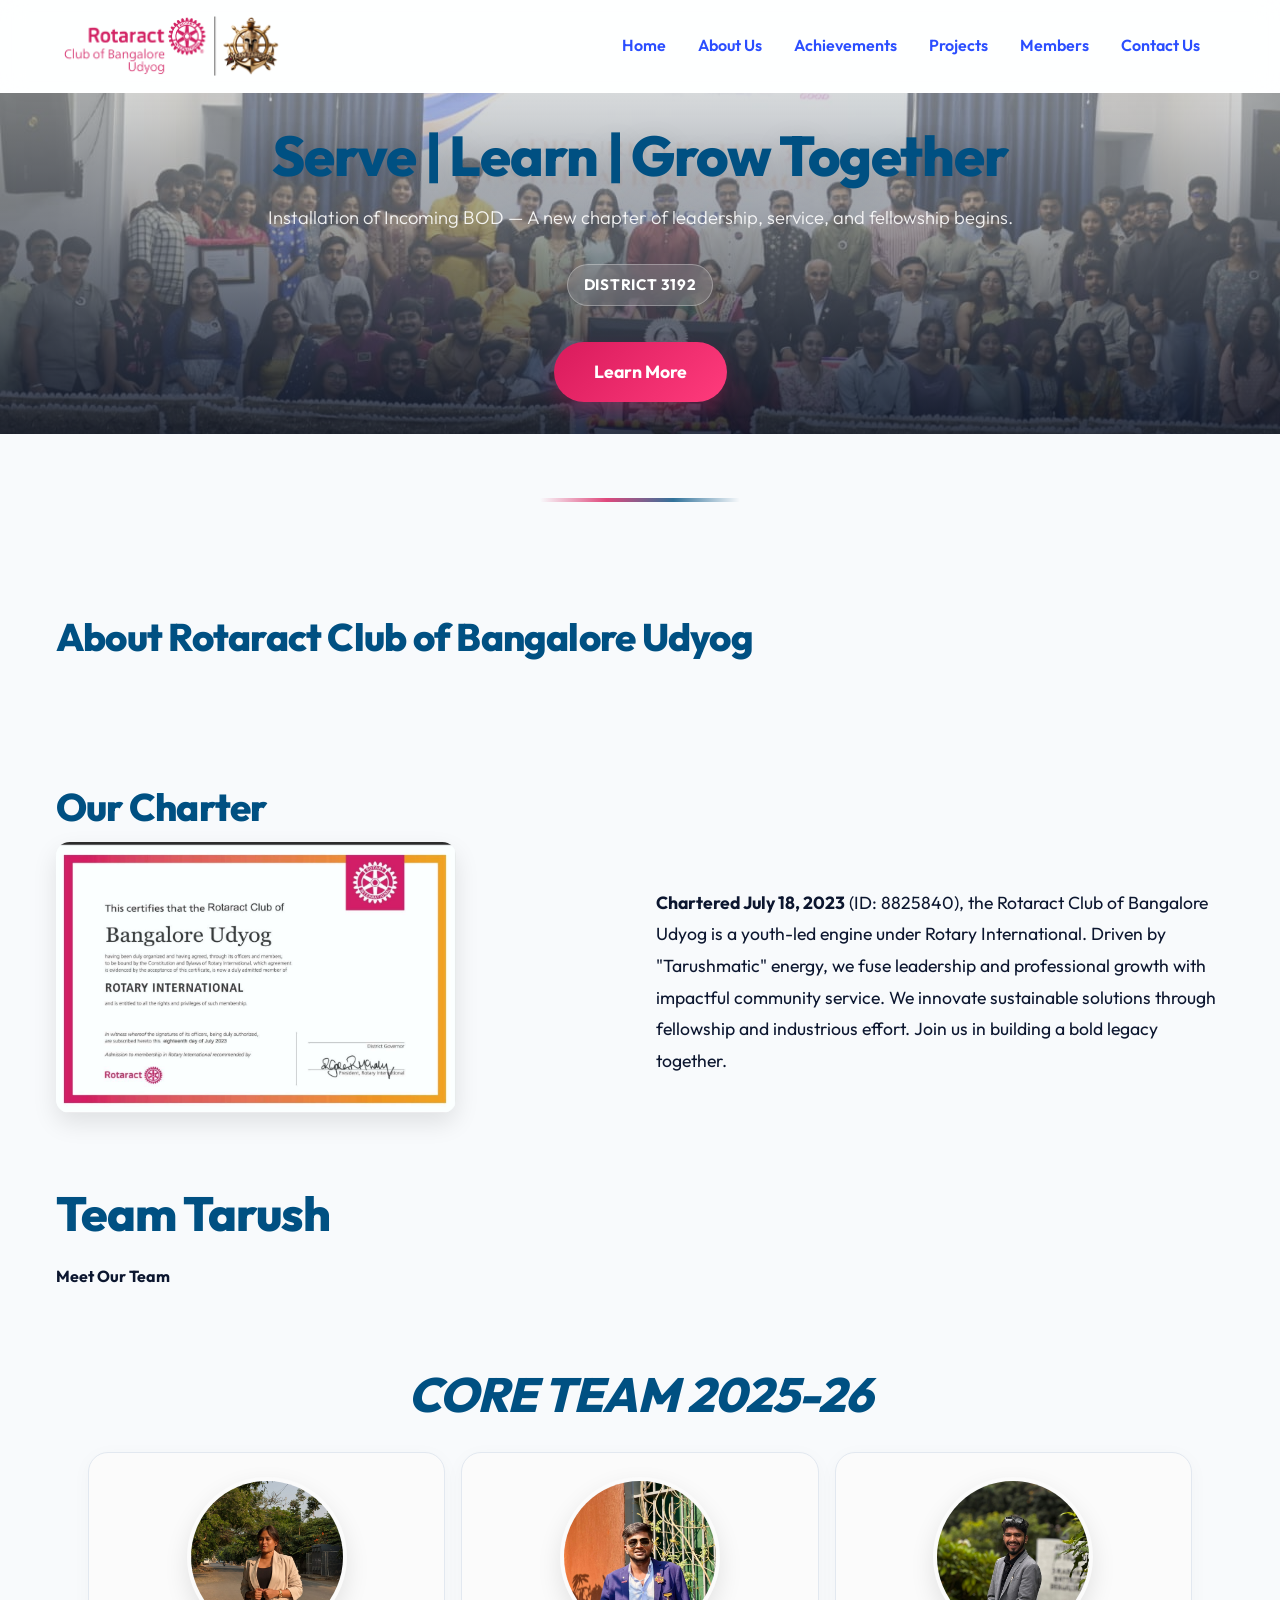
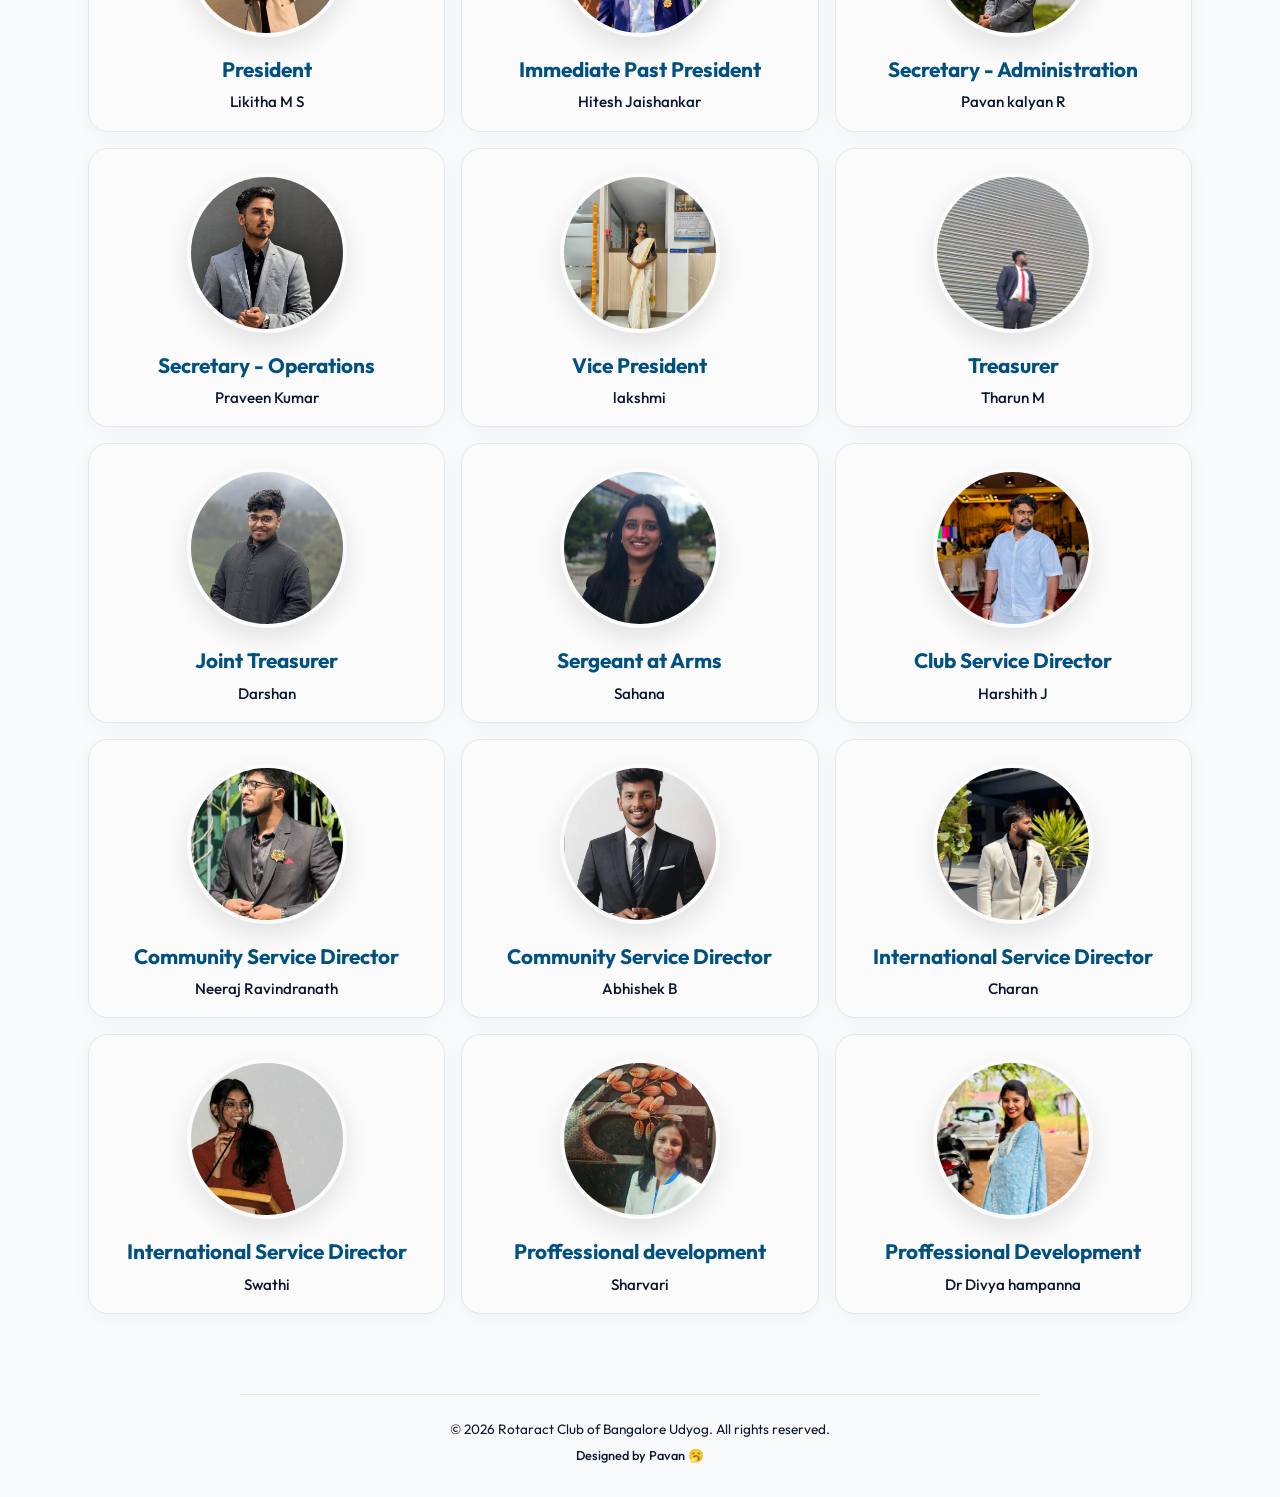
<file: index.html>
<!DOCTYPE html>
<html lang="en">
 <head>
  <meta charset="UTF-8" />
  <meta name="viewport" content="width=device-width, initial-scale=1.0" />
  <title>Rotaract Club of Bangalore Udyog</title>
  <link rel="stylesheet" href="css/style.css" />
 </head>
 <body>
  
 <header class="site-header">
  <div class="nav container">
    <div class="logo-wrap">
      <a href="index.html"><img loading="lazy" src="assets/logo.png" alt="Rotaract Club Logo" class="logo" /></a>
      
    </div>
    <div class="menu-toggle" id="mobile-menu-btn">☰</div>
    <nav class="menu" id="nav-menu">
      <a href="index.html">Home</a>
      <a href="about.html">About Us</a>
      <a href="achievements.html">Achievements</a>
      <a href="projects.html">Projects</a>
      <a href="members.html">Members</a>
      <a href="contact.html">Contact Us</a>
    </nav>
  </div>
 </header>

  <section class="hero" style="min-height:35vh">
    <div class="content">
      <h1 class="title">Serve | Learn | Grow Together</h1>
      <p class="subtitle">Installation of Incoming BOD &mdash; A new chapter of leadership, service, and fellowship begins.</p>
      <div style="margin-top:1rem">
        <span class="badge"><strong>District 3192</strong></span>
      </div>
      
      <div style="margin-top:1.25rem">
        <a href="about.html" class="button">Learn More</a>
      </div>
    </div>
  </section>
  <div class="section-wave"></div>

  <section class="container">
    <h2>About Rotaract Club of Bangalore Udyog</h2>
  </section>

  <section class="container" style="margin-top: 3rem;">
    <h2>Our Charter</h2>
    <div style="display: flex; gap: 2rem; align-items: center; flex-wrap: wrap;">
      <div style="flex: 1; min-width: 250px;">
        <img loading="lazy" src="assets/charter cert.png" alt="Rotaract Club Charter Certificate" style="width: 100%; max-width: 400px; border-radius: 0.85rem; box-shadow: 0 10px 25px rgba(0,0,0,0.1);" />
      </div>
      <div style="flex: 1; min-width: 250px;">
        <p style="font-size: 1.1rem; line-height: 1.8; color: var(--text-main);">
          <strong>Chartered July 18, 2023</strong> (ID: 8825840), the Rotaract Club of Bangalore Udyog is a youth-led engine under Rotary International. Driven by "Tarushmatic" energy, we fuse leadership and professional growth with impactful community service. We innovate sustainable solutions through fellowship and industrious effort. Join us in building a bold legacy together.
        </p>
      </div>
    </div>
  </section>
  <!-- Team Start -->
    <div class="container-fluid pt-5">
        <div class="container">
            <div class="text-center pb-2">
                <h1 class="text-primary text-uppercase font-weight-bold">Team Tarush</h1>
                <h4 class="mb-4">Meet Our Team</h4>
            </div>
            <section class="container">
   <h1 style="text-align:center"><i>CORE TEAM 2025-26</i></h1>



  <section class="container">
    
    <div class="grid grid-3">
      
    <div class="card" style="text-align:center">
      <div class="round"><img loading="lazy" src="assets/members/president.jpeg" alt="President"/></div>
      <h3>President</h3>
      <small>Likitha M S</small>
    </div>
    
    <div class="card" style="text-align:center">
      <div class="round"><img loading="lazy" src="assets/members/hitesh.jpeg" alt="Immediate Past President"/></div>
      <h3>Immediate Past President</h3>
      <small>Hitesh Jaishankar</small>
    </div>
    
    <div class="card" style="text-align:center">
      <div class="round"><img loading="lazy" src="assets/members/pavan.jpeg" alt="Secretary - Administration"/></div>
      <h3>Secretary - Administration</h3>
      <small>Pavan kalyan R</small>
    </div>
    
    <div class="card" style="text-align:center">
      <div class="round"><img loading="lazy" src="assets/members/praveen.jpeg" alt="Secretary - Operations"/></div>
      <h3>Secretary - Operations</h3>
      <small>Praveen Kumar</small>
    </div>
    
    <div class="card" style="text-align:center">
      <div class="round"><img loading="lazy" src="assets/members/lak.jpeg" alt="Vice President"/></div>
      <h3>Vice President</h3>
      <small>lakshmi </small>
    </div>
    
    <div class="card" style="text-align:center">
      <div class="round"><img loading="lazy" src="assets/members/tharun" alt="Treasurer"/></div>
      <h3>Treasurer</h3>
      <small>Tharun M</small>
    </div>
    
    <div class="card" style="text-align:center">
      <div class="round"><img loading="lazy" src="assets/members/darshan" alt="Joint Treasurer"/></div>
      <h3>Joint Treasurer</h3>
      <small>Darshan</small>
    </div>
    
    <div class="card" style="text-align:center">
      <div class="round"><img loading="lazy" src="assets/members/sargent.jpeg" alt="Sergeant at Arms"/></div>
      <h3>Sergeant at Arms</h3>
      <small>Sahana</small>
    </div>
    
    <div class="card" style="text-align:center">
      <div class="round"><img loading="lazy" src="assets/members/harshi.jpg" alt="Club Service Director"/></div>
      <h3>Club Service Director</h3>
      <small>Harshith J</small>
    </div>
    
    <div class="card" style="text-align:center">
      <div class="round"><img loading="lazy" src="assets/members/neeraj.jpeg" alt="Community Service Director"/></div>
      <h3>Community Service Director</h3>
      <small>Neeraj Ravindranath</small>
    </div>
    <div class="card" style="text-align:center">
      <div class="round"><img loading="lazy" src="assets/members/Abhishek.jpeg" alt="Community Service Director"/></div>
      <h3>Community Service Director</h3>
      <small>Abhishek B</small>
    </div>
    
    <div class="card" style="text-align:center">
      <div class="round"><img loading="lazy" src="assets/members/charan.jpeg" alt="International Service Director 1"/></div>
      <h3>International Service Director </h3>
      <small>Charan</small>
    </div>
    
    <div class="card" style="text-align:center">
      <div class="round"><img loading="lazy" src="assets/members/WhatsApp Image 2026-01-09 at 15.58.18.jpeg" alt="International Service Director 2"/></div>
      <h3>International Service Director </h3>
      <small>Swathi</small>
    </div>
    
    <div class="card" style="text-align:center">
      <div class="round"><img loading="lazy" src="assets/members/sha.jpeg" alt="International Service Director 2"/></div>
      <h3>Proffessional development</h3>
      <small>Sharvari</small>
    </div>
    <div class="card" style="text-align:center">
      <div class="round"><img loading="lazy" src="assets/members/dr.jpeg" alt="International Service Director 2"/></div>
      <h3>Proffessional Development</h3>
      <small>Dr Divya hampanna</small>
    </div>
    
    
    </div>
  </section>

</div>
</div>
 
  <footer class="footer" style="margin-top: 2rem; border-top: none; background: transparent; padding-bottom: 2rem;">
    <div style="text-align: center; padding: 1.5rem 1rem 0; border-top: 1px solid var(--border-color); color: var(--text-muted); max-width: 800px; margin: 0 auto;">
      <p style="margin: 0; font-size: 0.85rem;">&copy; 2026 Rotaract Club of Bangalore Udyog. All rights reserved.</p>
      <p style="margin: 0.25rem 0 0; font-size: 0.8rem; font-weight: 500;">Designed by Pavan 🥱</p>
    </div>
  </footer>
  <script src="js/script.js"></script>
 </body>
</html>
</file>
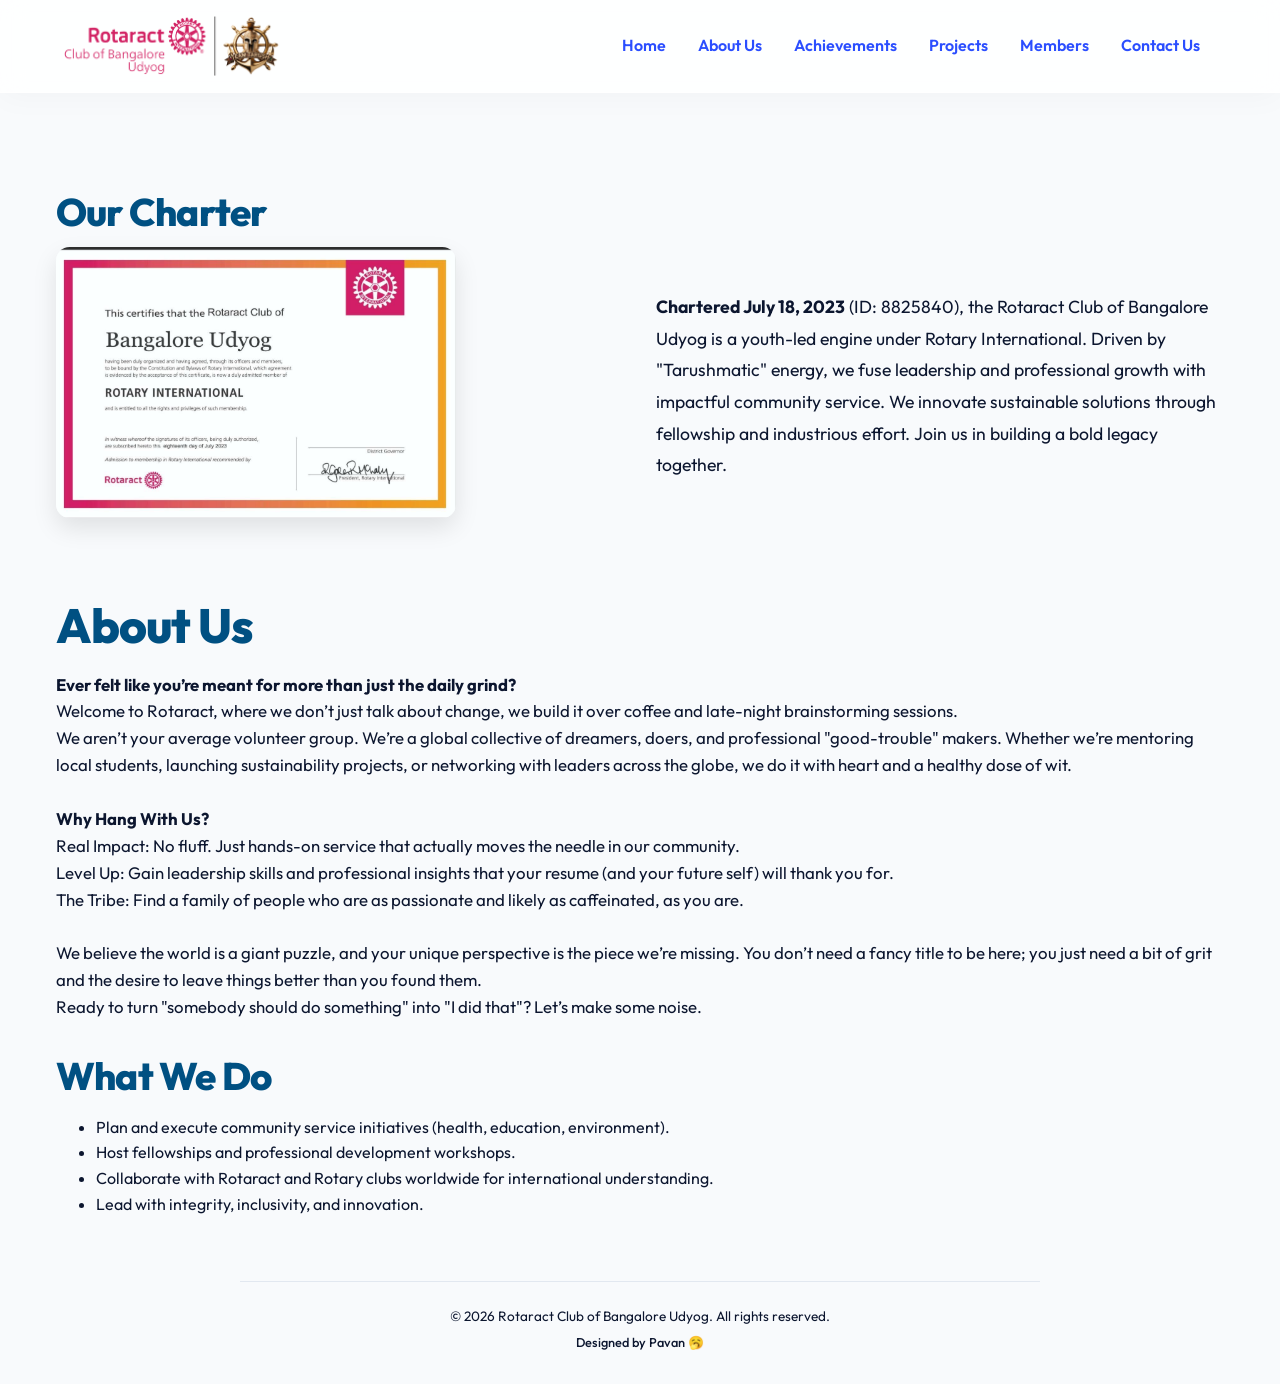
<file: about.html>
<!DOCTYPE html>
<html lang="en">
<head>
  <meta charset="UTF-8" />
  <meta name="viewport" content="width=device-width, initial-scale=1.0" />
  <title>About Us - Rotaract Club of Bangalore Udyog</title>
  <link rel="stylesheet" href="css/style.css" />
</head>
<body>
  
<header class="site-header">
  <div class="nav container">
    <div class="logo-wrap">
      <a href="index.html"><img loading="lazy" src="assets/logo.png" alt="Rotaract Club Logo" class="logo" /></a>
      
    </div>
    <div class="menu-toggle" id="mobile-menu-btn">☰</div>
    <nav class="menu" id="nav-menu">
      <a href="index.html">Home</a>
      <a href="about.html">About Us</a>
      <a href="achievements.html">Achievements</a>
      <a href="projects.html">Projects</a>
      <a href="members.html">Members</a>
      <a href="contact.html">Contact Us</a>
    </nav>
  </div>
</header>

 <section class="container" style="margin-top: 3rem;">
    <h2>Our Charter</h2>
    <div style="display: flex; gap: 2rem; align-items: center; flex-wrap: wrap;">
      <div style="flex: 1; min-width: 250px;">
        <img loading="lazy" src="assets/charter cert.png" alt="Rotaract Club Charter Certificate" style="width: 100%; max-width: 400px; border-radius: 0.85rem; box-shadow: 0 10px 25px rgba(0,0,0,0.1);" />
      </div>
      <div style="flex: 1; min-width: 250px;">
        <p style="font-size: 1.1rem; line-height: 1.8; color: var(--text-main);">
          <strong>Chartered July 18, 2023</strong> (ID: 8825840), the Rotaract Club of Bangalore Udyog is a youth-led engine under Rotary International. Driven by "Tarushmatic" energy, we fuse leadership and professional growth with impactful community service. We innovate sustainable solutions through fellowship and industrious effort. Join us in building a bold legacy together.
        </p>
      </div>
    </div>
  </section>


  <section class="container">
    <h1>About Us</h1>
    <p><strong> Ever felt like you’re meant for more than just the daily grind?<br></strong>

Welcome to Rotaract, where we don’t just talk about change, we build it over coffee and late-night brainstorming sessions.<br>

We aren’t your average volunteer group. We’re a global collective of dreamers, doers, and professional "good-trouble" makers. Whether we’re mentoring local students, launching sustainability projects, or networking with leaders across the globe, we do it with heart and a healthy dose of wit.<br><br>

<strong>Why Hang With Us?</strong><br>

Real Impact: No fluff. Just hands-on service that actually moves the needle in our community.<br>

Level Up: Gain leadership skills and professional insights that your resume (and your future self) will thank you for.<br>

The Tribe: Find a family of people who are as passionate and likely as caffeinated, as you are.<br><br>

We believe the world is a giant puzzle, and your unique perspective is the piece we’re missing. You don’t need a fancy title to be here; you just need a bit of grit and the desire to leave things better than you found them.<br>

Ready to turn "somebody should do something" into "I did that"? Let’s make some noise.<br></p>

    <h2>What We Do</h2>
    <ul>
      <li>Plan and execute community service initiatives (health, education, environment).</li>
      <li>Host fellowships and professional development workshops.</li>
      <li>Collaborate with Rotaract and Rotary clubs worldwide for international understanding.</li>
      <li>Lead with integrity, inclusivity, and innovation.</li>
    </ul>
    </section>

 

  <footer class="footer" style="margin-top: 2rem; border-top: none; background: transparent; padding-bottom: 2rem;">
    <div style="text-align: center; padding: 1.5rem 1rem 0; border-top: 1px solid var(--border-color); color: var(--text-muted); max-width: 800px; margin: 0 auto;">
      <p style="margin: 0; font-size: 0.85rem;">&copy; 2026 Rotaract Club of Bangalore Udyog. All rights reserved.</p>
      <p style="margin: 0.25rem 0 0; font-size: 0.8rem; font-weight: 500;">Designed by Pavan 🥱</p>
    </div>
  </footer>
<script src="js/script.js"></script>

</body>
</html>
</file>
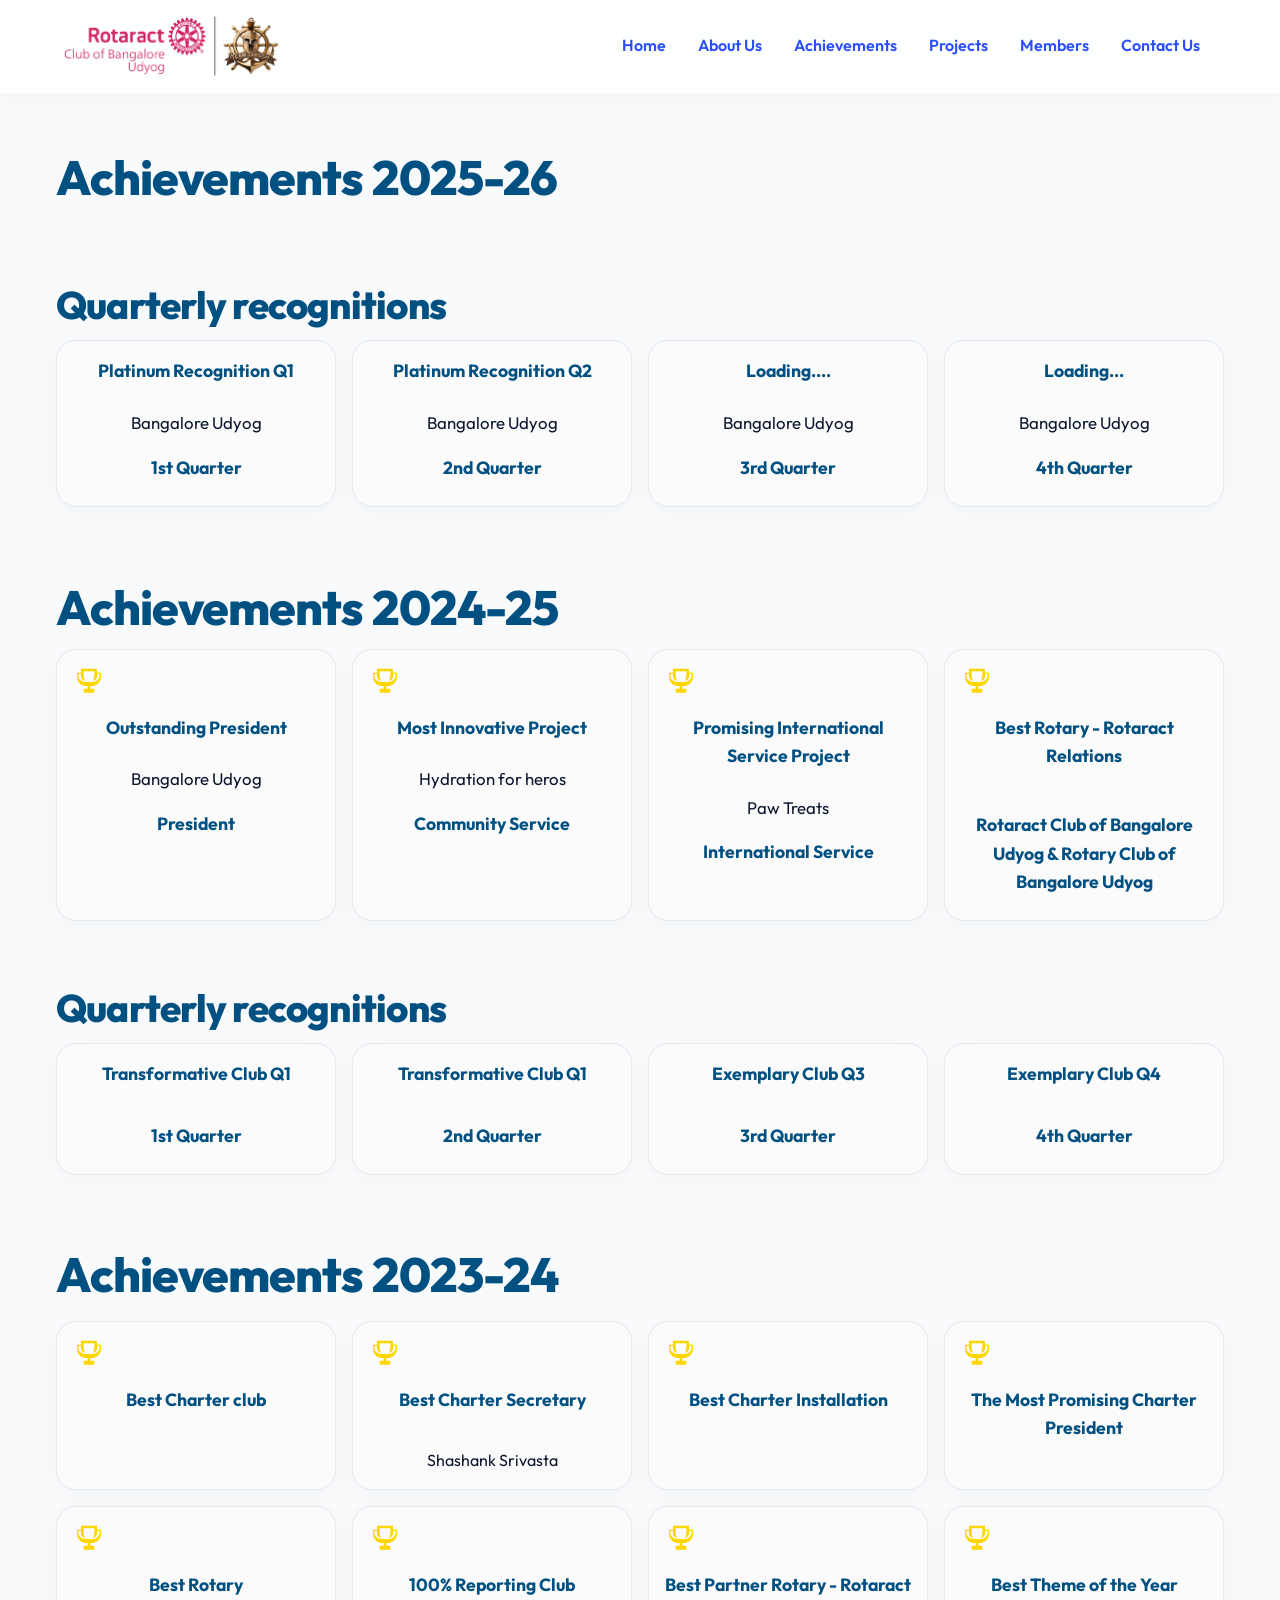
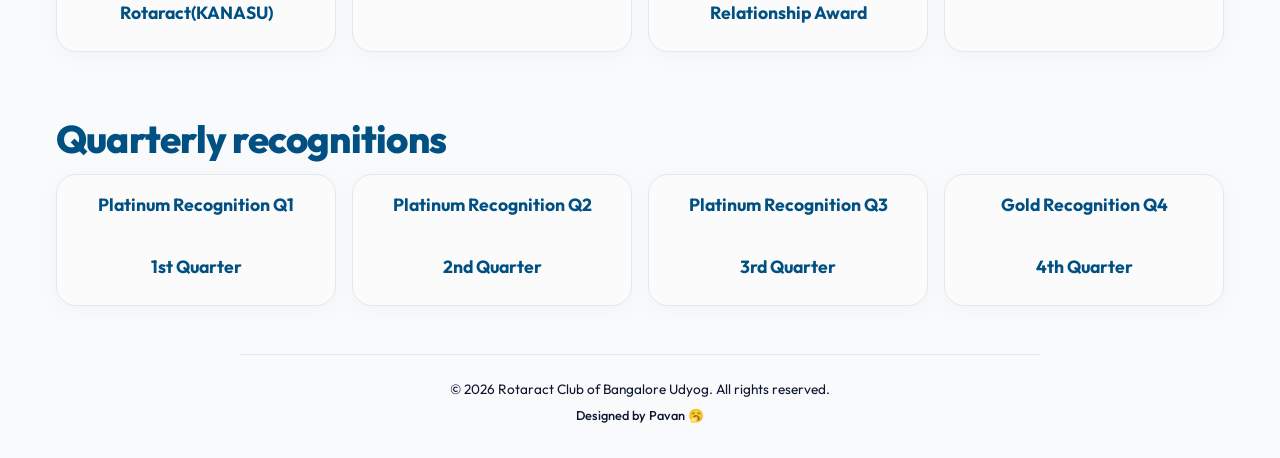
<file: achievements.html>
<!DOCTYPE html>
<html lang="en">
<head>
  <meta charset="UTF-8" />
  <meta name="viewport" content="width=device-width, initial-scale=1.0" />
  <title>Achievements - Rotaract Club of Bangalore Udyog</title>
  <link rel="stylesheet" href="css/style.css" />
</head>
<body>
  
<header class="site-header">
  <div class="nav container">
    <div class="logo-wrap">
      <a href="index.html"><img loading="lazy" src="assets/logo.png" alt="Rotaract Club Logo" class="logo" /></a>
      
    </div>
    <div class="menu-toggle" id="mobile-menu-btn">☰</div>
    <nav class="menu" id="nav-menu">
      <a href="index.html">Home</a>
      <a href="about.html">About Us</a>
      <a href="achievements.html">Achievements</a>
      <a href="projects.html">Projects</a>
      <a href="members.html">Members</a>
      <a href="contact.html">Contact Us</a>
    </nav>
  </div>
</header>

<section class="container">
    <h1>Achievements 2025-26</h1>
    <div class="grid grid-3">
    </div>
  </section>

  <section class="container">
    <h2>Quarterly recognitions</h2>
    <div class="grid grid-3">
          <div class="card achievement"> <strong>Platinum Recognition Q1</strong><p> Bangalore Udyog</p><strong> 1st Quarter </strong></div>
          <div class="card achievement"> <strong>Platinum Recognition Q2</strong><p> Bangalore Udyog</p><strong> 2nd Quarter </strong></div>
          <div class="card achievement"> <strong>Loading....</strong><p> Bangalore Udyog</p><strong> 3rd Quarter </strong></div>
          <div class="card achievement"> <strong>Loading...</strong><p> Bangalore Udyog</p><strong> 4th Quarter </strong></div>


    </div>
  </section>

 

  <section class="container">
    <h1>Achievements 2024-25</h1>
    <div class="grid grid-3">
      <div class="card achievement"><img loading="lazy" src="assets/trophy.svg" class="trophy" alt="Trophy"/> <strong>  Outstanding President</strong><p> Bangalore Udyog</p><strong> President</strong></div>
      <div class="card achievement"><img loading="lazy" src="assets/trophy.svg" class="trophy" alt="Trophy"/> <strong> Most Innovative Project</strong><p>Hydration for heros</p><strong> Community Service</strong></div>
      <div class="card achievement"><img loading="lazy" src="assets/trophy.svg" class="trophy" alt="Trophy"/> <strong> Promising International Service Project</strong><p>Paw Treats</p><strong>International Service</strong></div>
      <div class="card achievement"><img loading="lazy" src="assets/trophy.svg" class="trophy" alt="Trophy"/> <strong>  Best Rotary - Rotaract Relations </strong><p></p><strong> Rotaract Club of Bangalore Udyog & Rotary Club of Bangalore Udyog</strong></div>
    </div>
  </section>

  <section class="container">
    <h2>Quarterly recognitions</h2>
    <div class="grid grid-3">
          <div class="card achievement"> <strong>   Transformative Club Q1</strong><br><strong> 1st Quarter </strong></div>
          <div class="card achievement"> <strong>  Transformative Club Q1</strong><br><strong> 2nd Quarter </strong></div>
          <div class="card achievement"> <strong>  Exemplary Club Q3</strong><br><strong> 3rd Quarter </strong></div>
          <div class="card achievement"> <strong>  Exemplary Club Q4</strong><br><strong> 4th Quarter </strong></div>
          
    </div>
  </section>
   <section class="container">
    <h1>Achievements 2023-24</h1>
    <p></p>
    <div class="grid grid-3">
      <div class="card achievement"><img loading="lazy" src="assets/trophy.svg" class="trophy" alt="Trophy"/> <strong>Best Charter club</strong></div>
      <div class="card achievement"><img loading="lazy" src="assets/trophy.svg" class="trophy" alt="Trophy"/> <strong>Best Charter Secretary</strong><br>Shashank Srivasta</div>
      <div class="card achievement"><img loading="lazy" src="assets/trophy.svg" class="trophy" alt="Trophy"/> <strong>Best Charter Installation</strong></div>
      <div class="card achievement"><img loading="lazy" src="assets/trophy.svg" class="trophy" alt="Trophy"/> <strong>The Most Promising Charter President</strong></div>
      <div class="card achievement"><img loading="lazy" src="assets/trophy.svg" class="trophy" alt="Trophy"/> <strong>Best Rotary Rotaract(KANASU)</strong></div>
      <div class="card achievement"><img loading="lazy" src="assets/trophy.svg" class="trophy" alt="Trophy"/> <strong>100% Reporting Club</strong></div>
      <div class="card achievement"><img loading="lazy" src="assets/trophy.svg" class="trophy" alt="Trophy"/> <strong>Best Partner Rotary - Rotaract Relationship Award</strong></div>
      <div class="card achievement"><img loading="lazy" src="assets/trophy.svg" class="trophy" alt="Trophy"/> <strong>Best Theme of the Year</strong></div>
    </div>
  </section>

  <section class="container"> 
    <h2>Quarterly recognitions</h2>
    <div class="grid grid-3">
          <div class="card achievement"> <strong>Platinum Recognition Q1</strong> <br><strong> 1st Quarter </strong></div>
          <div class="card achievement"> <strong>Platinum Recognition Q2</strong> <br><strong> 2nd Quarter </strong></div>
          <div class="card achievement"> <strong>Platinum Recognition Q3</strong> <br><strong> 3rd Quarter </strong></div>
          <div class="card achievement"> <strong>Gold Recognition Q4</strong> <br> <strong> 4th Quarter </strong></div>
    </div>
  </section>

  
  

  <footer class="footer" style="margin-top: 2rem; border-top: none; background: transparent; padding-bottom: 2rem;">
    <div style="text-align: center; padding: 1.5rem 1rem 0; border-top: 1px solid var(--border-color); color: var(--text-muted); max-width: 800px; margin: 0 auto;">
      <p style="margin: 0; font-size: 0.85rem;">&copy; 2026 Rotaract Club of Bangalore Udyog. All rights reserved.</p>
      <p style="margin: 0.25rem 0 0; font-size: 0.8rem; font-weight: 500;">Designed by Pavan 🥱</p>
    </div>
  </footer>
  <script src="js/script.js"></script>
</body>
</html>
</file>
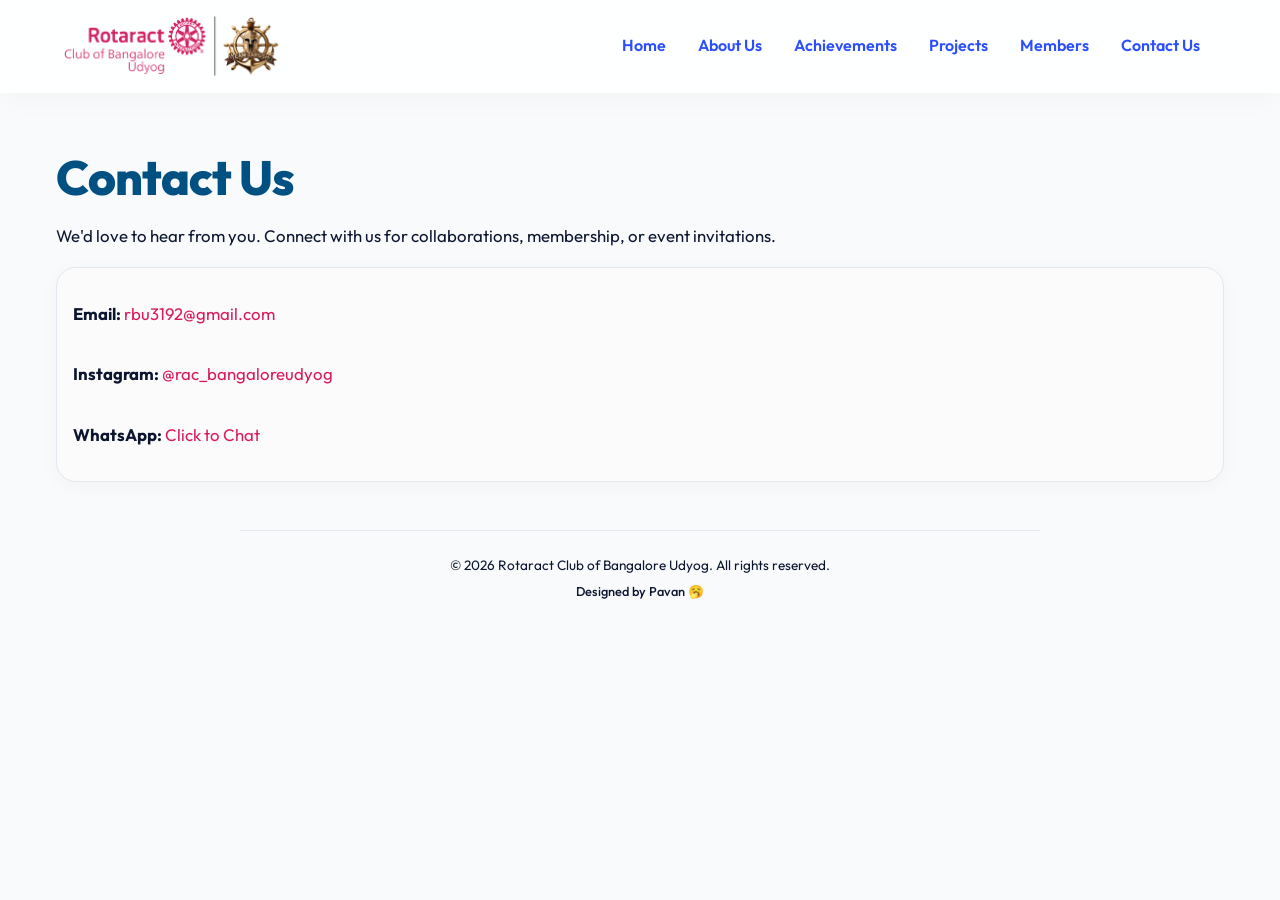
<file: contact.html>
<!DOCTYPE html>
<html lang="en">
<head>
  <meta charset="UTF-8" />
  <meta name="viewport" content="width=device-width, initial-scale=1.0" />
  <title>Contact Us - Rotaract Club of Bangalore Udyog</title>
  <link rel="stylesheet" href="css/style.css" />
</head>
<body>
  
<header class="site-header">
  <div class="nav container">
    <div class="logo-wrap">
      <a href="index.html"><img loading="lazy" src="assets/logo.png" alt="Rotaract Club Logo" class="logo" /></a>
      
    </div>
    <div class="menu-toggle" id="mobile-menu-btn">☰</div>
    <nav class="menu" id="nav-menu">
      <a href="index.html">Home</a>
      <a href="about.html">About Us</a>
      <a href="achievements.html">Achievements</a>
      <a href="projects.html">Projects</a>
      <a href="members.html">Members</a>
      <a href="contact.html">Contact Us</a>
    </nav>
  </div>
</header>

  <section class="container">
    <h1>Contact Us</h1>
    <p>We'd love to hear from you. Connect with us for collaborations, membership, or event invitations.</p>
    <div class="card">
      <p><strong>Email:</strong> <a href="mailto:rbu3192@gmail.com">rbu3192@gmail.com</a></p>
      <p><strong>Instagram:</strong> <a href="https://www.instagram.com/rac_bangaloreudyog/?hl=en" target="_blank" rel="noopener">@rac_bangaloreudyog</a></p>
      <p><strong>WhatsApp:</strong> <a href="https://wa.me/9019091939" target="_blank" rel="noopener">Click to Chat</a></p>
    </div>
  </section>
  

  <footer class="footer" style="margin-top: 2rem; border-top: none; background: transparent; padding-bottom: 2rem;">
    <div style="text-align: center; padding: 1.5rem 1rem 0; border-top: 1px solid var(--border-color); color: var(--text-muted); max-width: 800px; margin: 0 auto;">
      <p style="margin: 0; font-size: 0.85rem;">&copy; 2026 Rotaract Club of Bangalore Udyog. All rights reserved.</p>
      <p style="margin: 0.25rem 0 0; font-size: 0.8rem; font-weight: 500;">Designed by Pavan 🥱</p>
    </div>
  </footer>
<script src="js/script.js"></script>

</body>
</html>
</file>
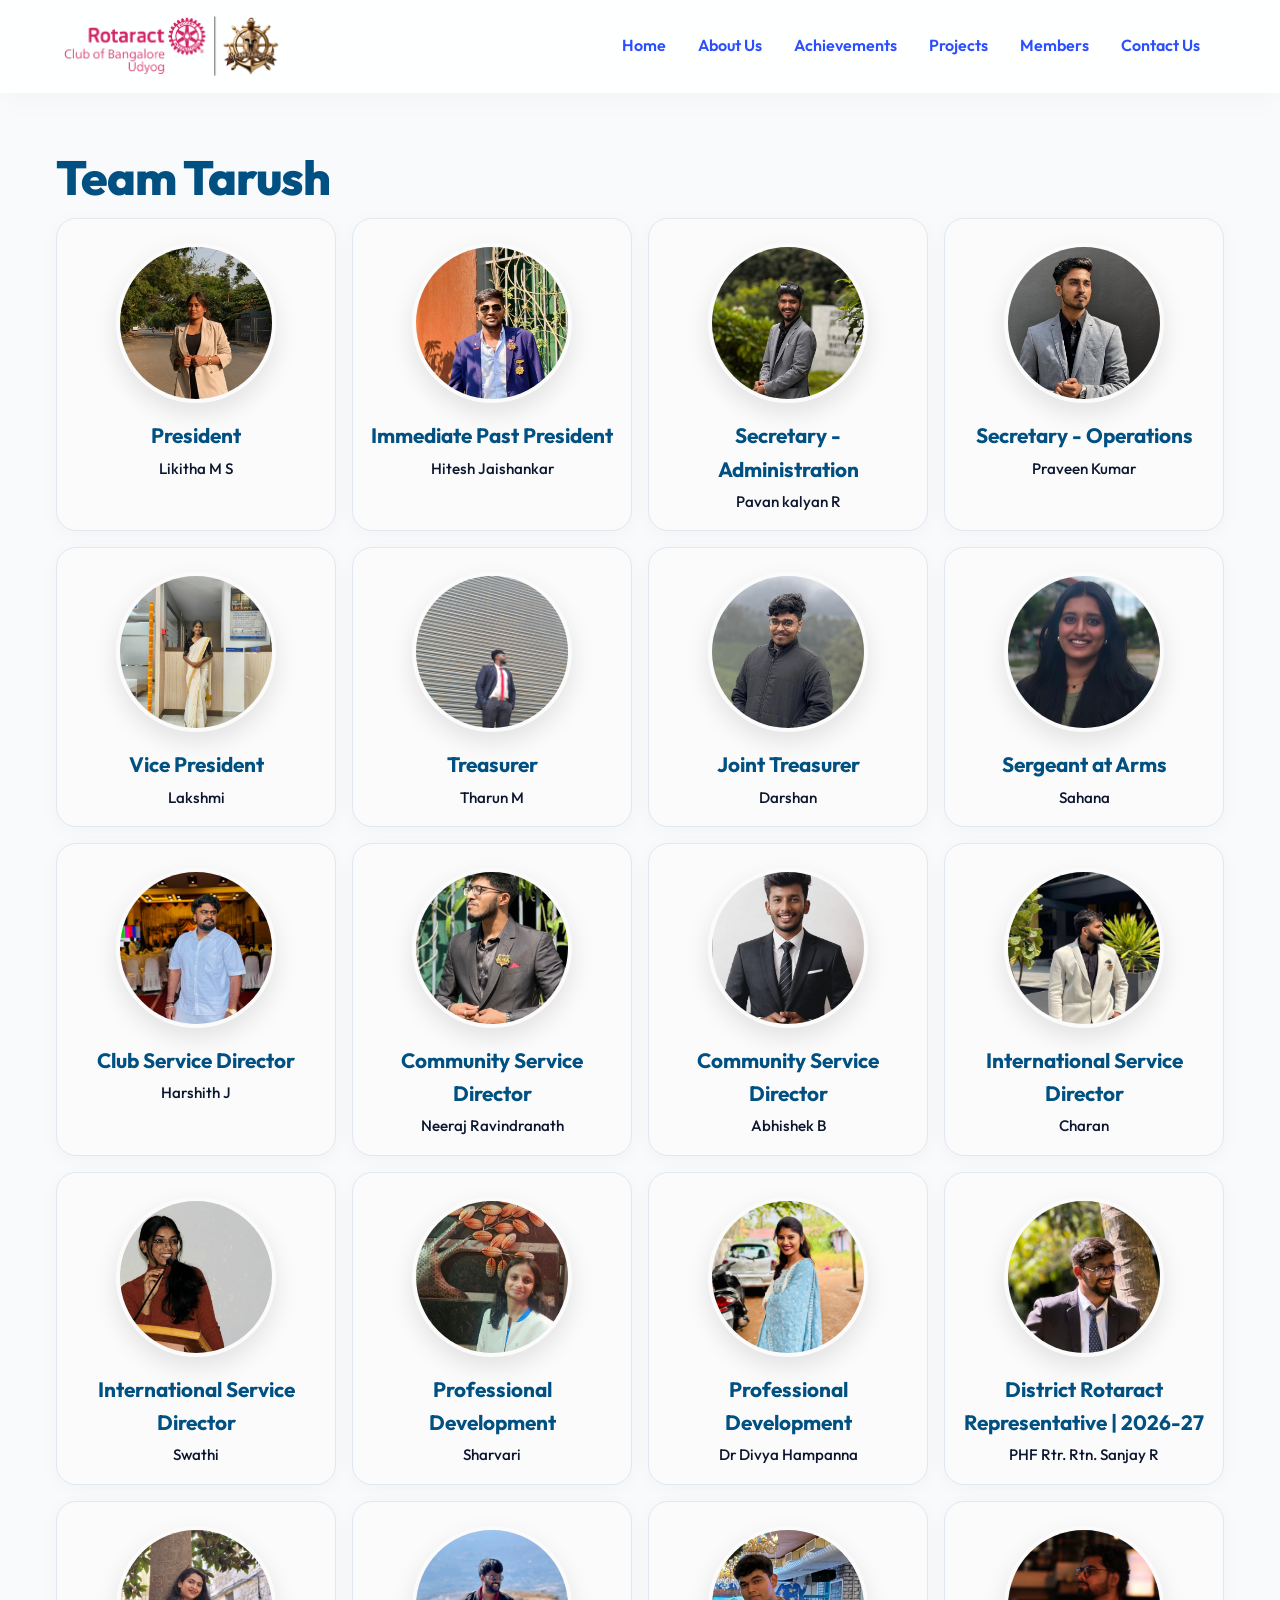
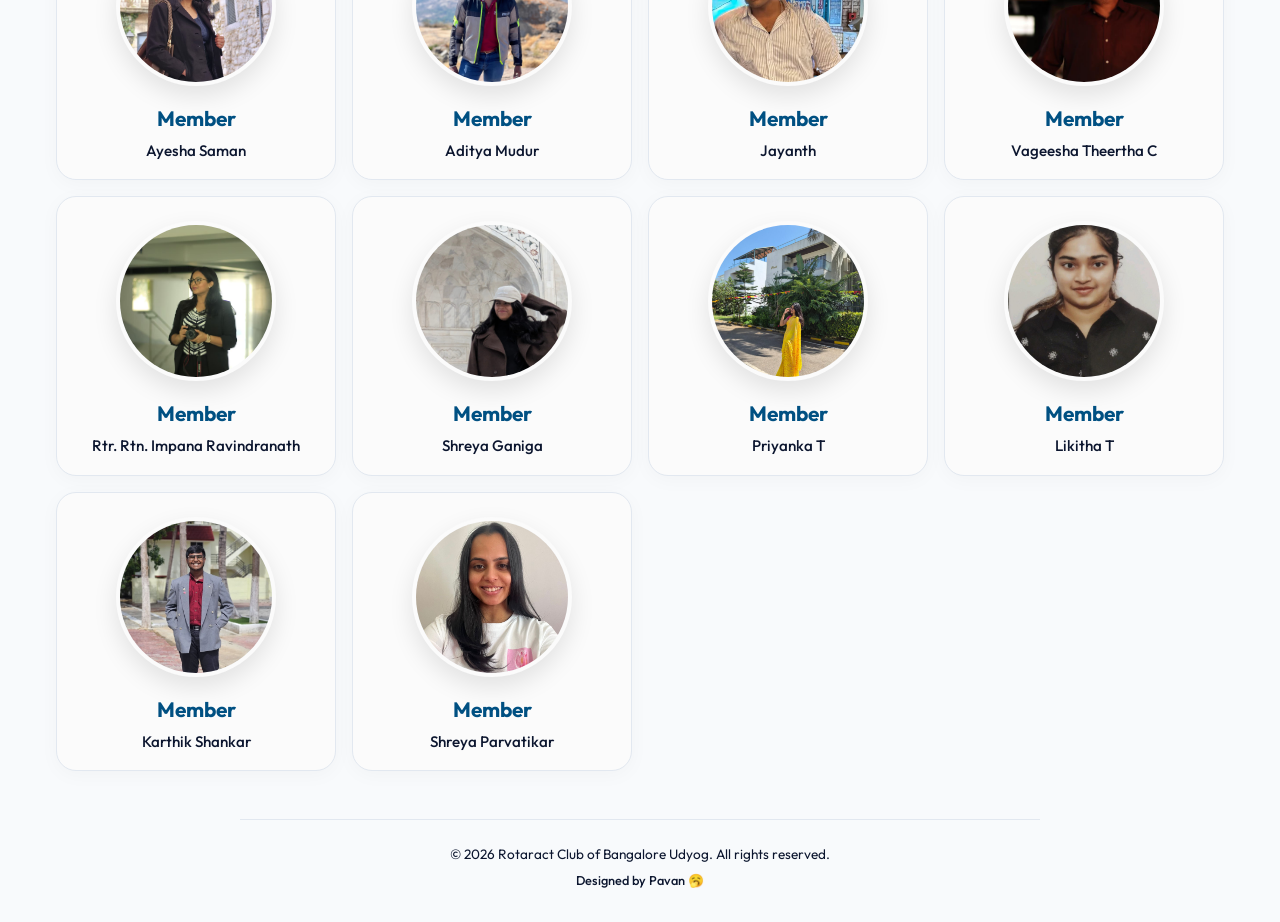
<file: members.html>
<!DOCTYPE html>
<html lang="en">
<head>
  <meta charset="UTF-8" />
  <meta name="viewport" content="width=device-width, initial-scale=1.0" />
  <title>Members - Rotaract Club of Bangalore Udyog</title>
  <link rel="stylesheet" href="css/style.css" />
</head>
<body>
  
<header class="site-header">
  <div class="nav container">
    <div class="logo-wrap">
      <a href="index.html"><img loading="lazy" src="assets/logo.png" alt="Rotaract Club Logo" class="logo" /></a>
      
    </div>
    <div class="menu-toggle" id="mobile-menu-btn">☰</div>
    <nav class="menu" id="nav-menu">
      <a href="index.html">Home</a>
      <a href="about.html">About Us</a>
      <a href="achievements.html">Achievements</a>
      <a href="projects.html">Projects</a>
      <a href="members.html">Members</a>
      <a href="contact.html">Contact Us</a>
    </nav>
  </div>
</header>

  <section class="container">
    <h1>Team Tarush</h1>
    <div class="grid grid-3">
      
    <div class="card" style="text-align:center">
      <div class="round"><img loading="lazy" src="assets/members/president.jpeg" alt="President"/></div>
      <h3>President</h3>
      <small>Likitha M S</small>
    </div>
    
    <div class="card" style="text-align:center">
      <div class="round"><img loading="lazy" src="assets/members/hitesh.jpeg" alt="Immediate Past President"/></div>
      <h3>Immediate Past President</h3>
      <small>Hitesh Jaishankar</small>
    </div>
    
    <div class="card" style="text-align:center">
      <div class="round"><img loading="lazy" src="assets/members/pavan.jpeg" alt="Secretary - Administration"/></div>
      <h3>Secretary - Administration</h3>
      <small>Pavan kalyan R</small>
    </div>
    
    <div class="card" style="text-align:center">
      <div class="round"><img loading="lazy" src="assets/members/praveen.jpeg" alt="Secretary - Operations"/></div>
      <h3>Secretary - Operations</h3>
      <small>Praveen Kumar</small>
    </div>
    
    <div class="card" style="text-align:center">
      <div class="round"><img loading="lazy" src="assets/members/lak.jpeg" alt="Vice President"/></div>
      <h3>Vice President</h3>
      <small>Lakshmi </small>
    </div>
    
    <div class="card" style="text-align:center">
      <div class="round"><img loading="lazy" src="assets/members/tharun" alt="Treasurer"/></div>
      <h3>Treasurer</h3>
      <small>Tharun M</small>
    </div>
    
    <div class="card" style="text-align:center">
      <div class="round"><img loading="lazy" src="assets/members/darshan" alt="Joint Treasurer"/></div>
      <h3>Joint Treasurer</h3>
      <small>Darshan</small>
    </div>
    
    <div class="card" style="text-align:center">
      <div class="round"><img loading="lazy" src="assets/members/IMG_5331 (1).JPG" alt="Sergeant at Arms"/></div>
      <h3>Sergeant at Arms</h3>
      <small>Sahana</small>
    </div>
    
    <div class="card" style="text-align:center">
      <div class="round"><img loading="lazy" src="assets/members/harshi.jpg" alt="Club Service Director"/></div>
      <h3>Club Service Director</h3>
      <small>Harshith J</small>
    </div>
    
    <div class="card" style="text-align:center">
      <div class="round"><img loading="lazy" src="assets/members/neeraj.jpeg" alt="Community Service Director"/></div>
      <h3>Community Service Director</h3>
      <small>Neeraj Ravindranath</small>
    </div>
    <div class="card" style="text-align:center">
      <div class="round"><img loading="lazy" src="assets/members/Abhishek.jpeg" alt="Community Service Director"/></div>
      <h3>Community Service Director</h3>
      <small>Abhishek B</small>
    </div>
    
    <div class="card" style="text-align:center">
      <div class="round"><img loading="lazy" src="assets/members/charan.jpeg" alt="International Service Director 1"/></div>
      <h3>International Service Director</h3>
      <small>Charan</small>
    </div>
    
    <div class="card" style="text-align:center">
      <div class="round"><img loading="lazy" src="assets/members/WhatsApp Image 2026-01-09 at 15.58.18.jpeg" alt="International Service Director 2"/></div>
      <h3>International Service Director</h3>
      <small>Swathi</small>
    </div>
    <div class="card" style="text-align:center">
      <div class="round"><img loading="lazy" src="assets/members/sha.jpeg" alt="Joint Secretary"/></div>
      <h3>Professional Development</h3>
      <small>Sharvari</small>
    </div>
    <div class="card" style="text-align:center">
      <div class="round"><img loading="lazy" src="assets/members/dr.jpeg" alt="International Service Director 2"/></div>
      <h3>Professional Development</h3>
      <small>Dr Divya Hampanna</small>
    </div>
    <div class="card" style="text-align:center">
      <div class="round"><img loading="lazy" src="assets/members/sanjay.jpeg" alt="International Service Director 2"/></div>
      <h3>District Rotaract Representative | 2026-27</h3>
      <small>PHF Rtr. Rtn. Sanjay R</small>
    </div>
    <div class="card" style="text-align:center">
      <div class="round"><img loading="lazy" src="assets/members/ayesha.jpeg" alt="International Service Director 2"/></div>
      <h3>Member</h3>
      <small>Ayesha Saman</small>
    </div>
    <div class="card" style="text-align:center">
      <div class="round"><img loading="lazy" src="assets/members/adianna.jpeg" alt="International Service Director 2"/></div>
      <h3>Member</h3>
      <small>Aditya Mudur</small>
    </div>
     <div class="card" style="text-align:center">
      <div class="round"><img loading="lazy" src="assets/members/jayamth.jpeg" alt="International Service Director 2" style="object-position: center 0%;"/></div>
      <h3>Member</h3>
      <small>Jayanth</small>
    </div>
     
     <div class="card" style="text-align:center">
      <div class="round"><img loading="lazy" src="assets/members/vagesha.jpeg" alt="International Service Director 2"/></div>
      <h3>Member</h3>
      <small>Vageesha Theertha C</small>
    </div>
     <div class="card" style="text-align:center">
      <div class="round"><img loading="lazy" src="assets/members/impana.jpeg" alt="International Service Director 2"/></div>
      <h3>Member</h3>
      <small>Rtr. Rtn. Impana Ravindranath</small>
    </div>
     <div class="card" style="text-align:center">
      <div class="round"><img loading="lazy" src="assets/members/ganiga.jpeg" alt="International Service Director 2"/></div>
      <h3>Member</h3>
      <small>Shreya Ganiga</small>
    </div>
     <div class="card" style="text-align:center">
      <div class="round"><img loading="lazy" src="assets/members/priyanka t.jpeg" alt="International Service Director 2"/></div>
      <h3>Member</h3>
      <small>Priyanka T</small>
    </div>
     <div class="card" style="text-align:center">
      <div class="round"><img loading="lazy" src="assets/members/likitha t.jpeg" alt="International Service Director 2"/></div>
      <h3>Member</h3>
      <small>Likitha T</small>
    </div>
     <div class="card" style="text-align:center">
      <div class="round"><img loading="lazy" src="assets/members/karthik.jpeg" alt="International Service Director 2"/></div>
      <h3>Member</h3>
      <small>Karthik Shankar</small>
    </div>
     <div class="card" style="text-align:center">
      <div class="round"><img loading="lazy" src="assets/members/shreya parvertakar.jpeg" alt="International Service Director 2"/></div>
      <h3>Member</h3>
      <small>Shreya Parvatikar</small>
    </div>
    
    </div>
  </section>
  

  <footer class="footer" style="margin-top: 2rem; border-top: none; background: transparent; padding-bottom: 2rem;">
    <div style="text-align: center; padding: 1.5rem 1rem 0; border-top: 1px solid var(--border-color); color: var(--text-muted); max-width: 800px; margin: 0 auto;">
      <p style="margin: 0; font-size: 0.85rem;">&copy; 2026 Rotaract Club of Bangalore Udyog. All rights reserved.</p>
      <p style="margin: 0.25rem 0 0; font-size: 0.8rem; font-weight: 500;">Designed by Pavan 🥱</p>
    </div>
  </footer>
<script src="js/script.js"></script>

</body>
</html>
</file>
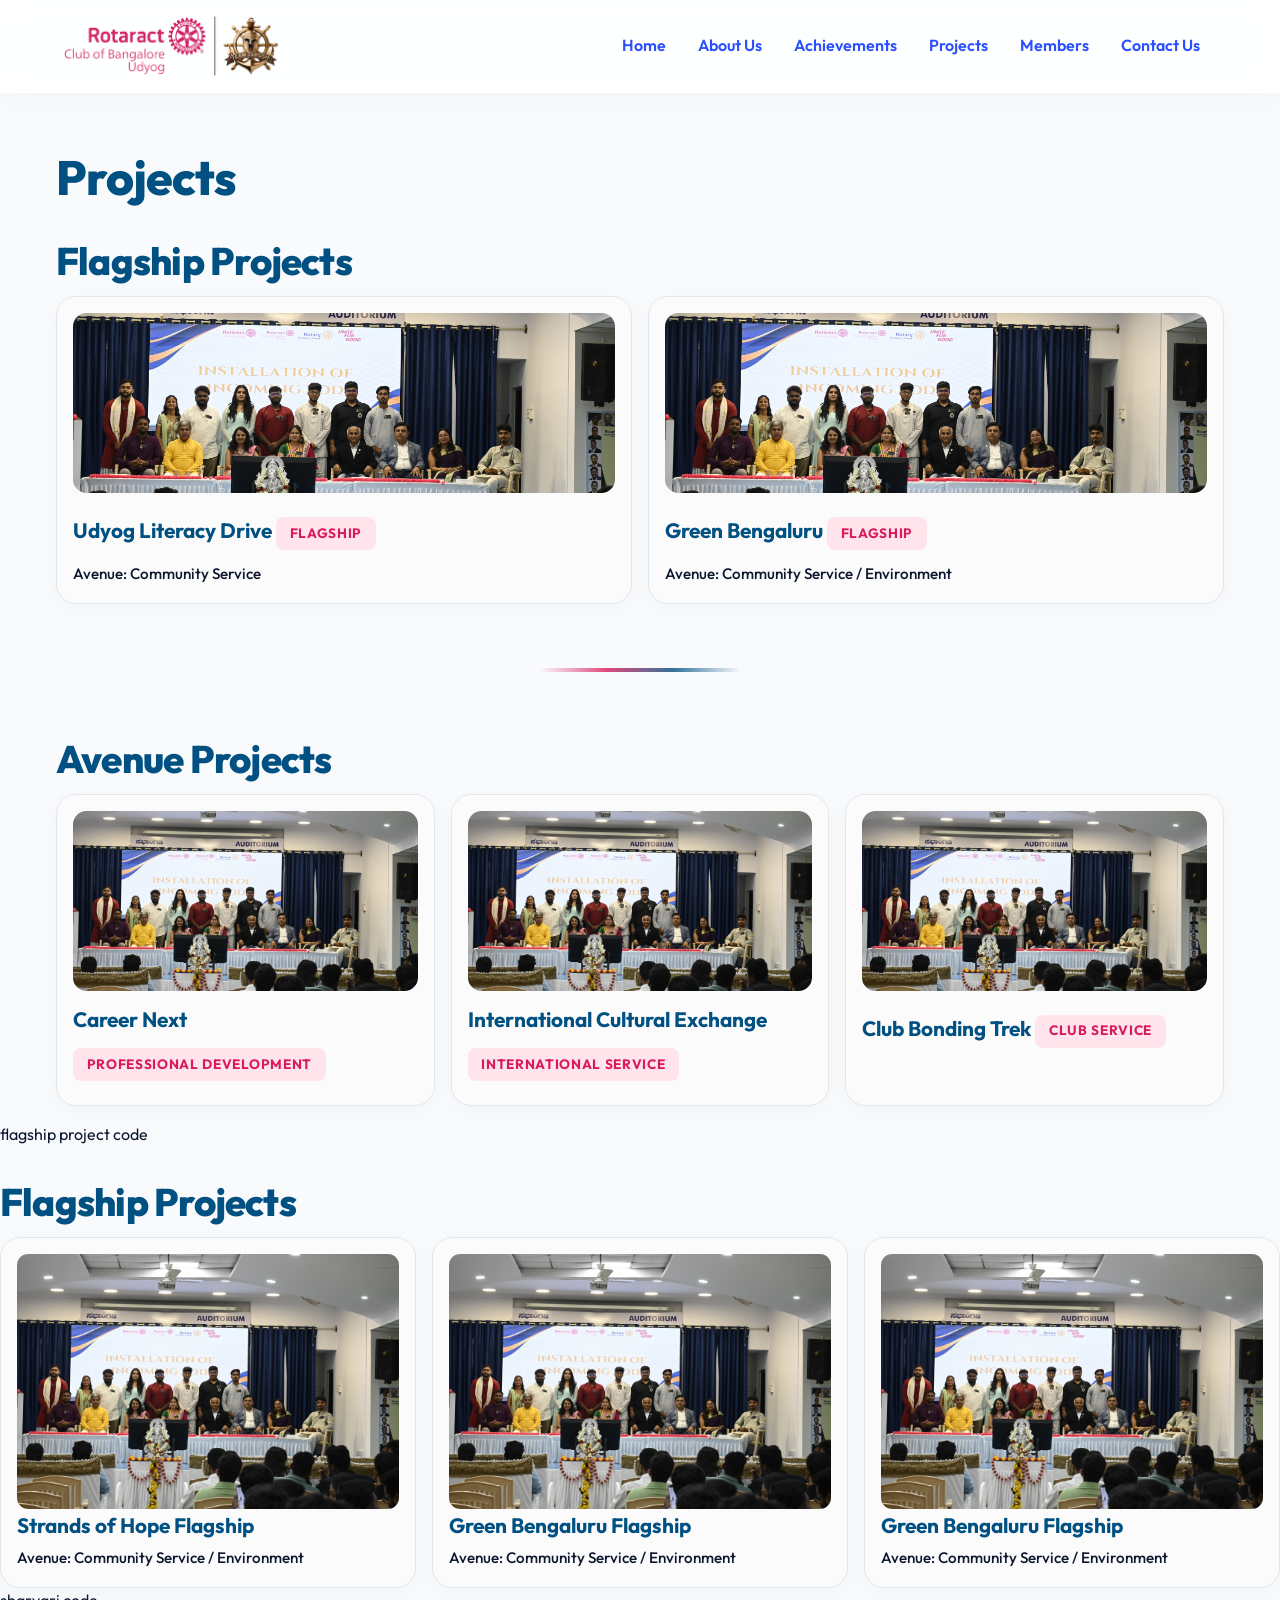
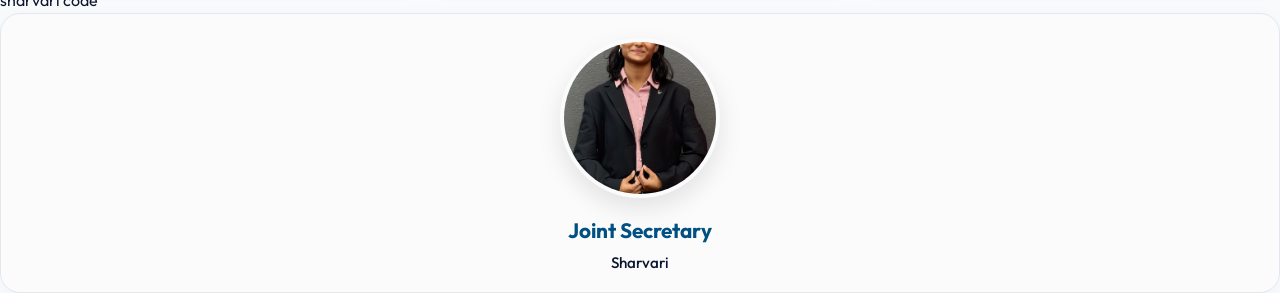
<file: projects copy.html>
<!DOCTYPE html>
<html lang="en">
<head>
  <meta charset="UTF-8" />
  <meta name="viewport" content="width=device-width, initial-scale=1.0" />
  <title>Projects - Rotaract Club of Bangalore Udyog</title>
  <link rel="stylesheet" href="css/style.css" />
</head>
<body>
  
<header class="site-header">
  <div class="nav container">
    <div class="logo-wrap">
      <img loading="lazy" src="assets/logo.png" alt="Rotaract Club Logo" class="logo" />
      
    </div>
    <div class="menu-toggle" id="mobile-menu-btn">☰</div>
    <nav class="menu" id="nav-menu">
      <a href="index.html">Home</a>
      <a href="about.html">About Us</a>
      <a href="achievements.html">Achievements</a>
      <a href="projects.html">Projects</a>
      <a href="members.html">Members</a>
      <a href="contact.html">Contact Us</a>
    </nav>
  </div>
</header>


  <section class="container projects">
    <h1>Projects</h1>
    <h2>Flagship Projects</h2>
    <div class="grid grid-3">
      <div class="card">
        <img loading="lazy" src="assets/bg.jpg" alt="Project Image" style="width:100%;border-radius:.7rem"/>
        <h3>Udyog Literacy Drive <span class="tag">Flagship</span></h3>
        <small>Avenue: Community Service</small>
      </div>
      <div class="card">
        <img loading="lazy" src="assets/bg.jpg" alt="Project Image" style="width:100%;border-radius:.7rem"/>
        <h3>Green Bengaluru <span class="tag">Flagship</span></h3>
        <small>Avenue: Community Service / Environment</small>
      </div>
    </div>
    <div class="section-wave"></div>
    <h2>Avenue Projects</h2>
    <div class="grid grid-3">
      <div class="card">
        <img loading="lazy" src="assets/bg.jpg" alt="Project Image" style="width:100%;border-radius:.7rem"/>
        <h3>Career Next <span class="tag">Professional Development</span></h3>
      </div>
      <div class="card">
        <img loading="lazy" src="assets/bg.jpg" alt="Project Image" style="width:100%;border-radius:.7rem"/>
        <h3>International Cultural Exchange <span class="tag">International Service</span></h3>
      </div>
      <div class="card">
        <img loading="lazy" src="assets/bg.jpg" alt="Project Image" style="width:100%;border-radius:.7rem"/>
        <h3>Club Bonding Trek <span class="tag">Club Service</span></h3>
      </div>
    </div>
  </section>
  


</body>
</html>
flagship project code
<h2>Flagship Projects</h2>
    <div class="grid grid-3">
      <div class="card">
        <img loading="lazy" src="assets/bg.jpg" alt="Project Image" style="width:100%;border-radius:.7rem"/>
        <h3>Strands of Hope <span class="tag">Flagship</span></h3>
        <small>Avenue: Community Service / Environment</small>
      </div>
      <div class="card">
        <img loading="lazy" src="assets/bg.jpg" alt="Project Image" style="width:100%;border-radius:.7rem"/>
        <h3>Green Bengaluru <span class="tag">Flagship</span></h3>
        <small>Avenue: Community Service / Environment</small>
      </div>
      <div class="card">
        <img loading="lazy" src="assets/bg.jpg" alt="Project Image" style="width:100%;border-radius:.7rem"/>
        <h3>Green Bengaluru <span class="tag">Flagship</span></h3>
        <small>Avenue: Community Service / Environment</small>
      </div>
    </div>
sharvari code
    <div class="card" style="text-align:center">
      <div class="round"><img loading="lazy" src="assets/members/sssssssss.jpeg" alt="Joint Secretary"/></div>
      <h3>Joint Secretary</h3>
      <small>Sharvari</small>
    </div>
</file>
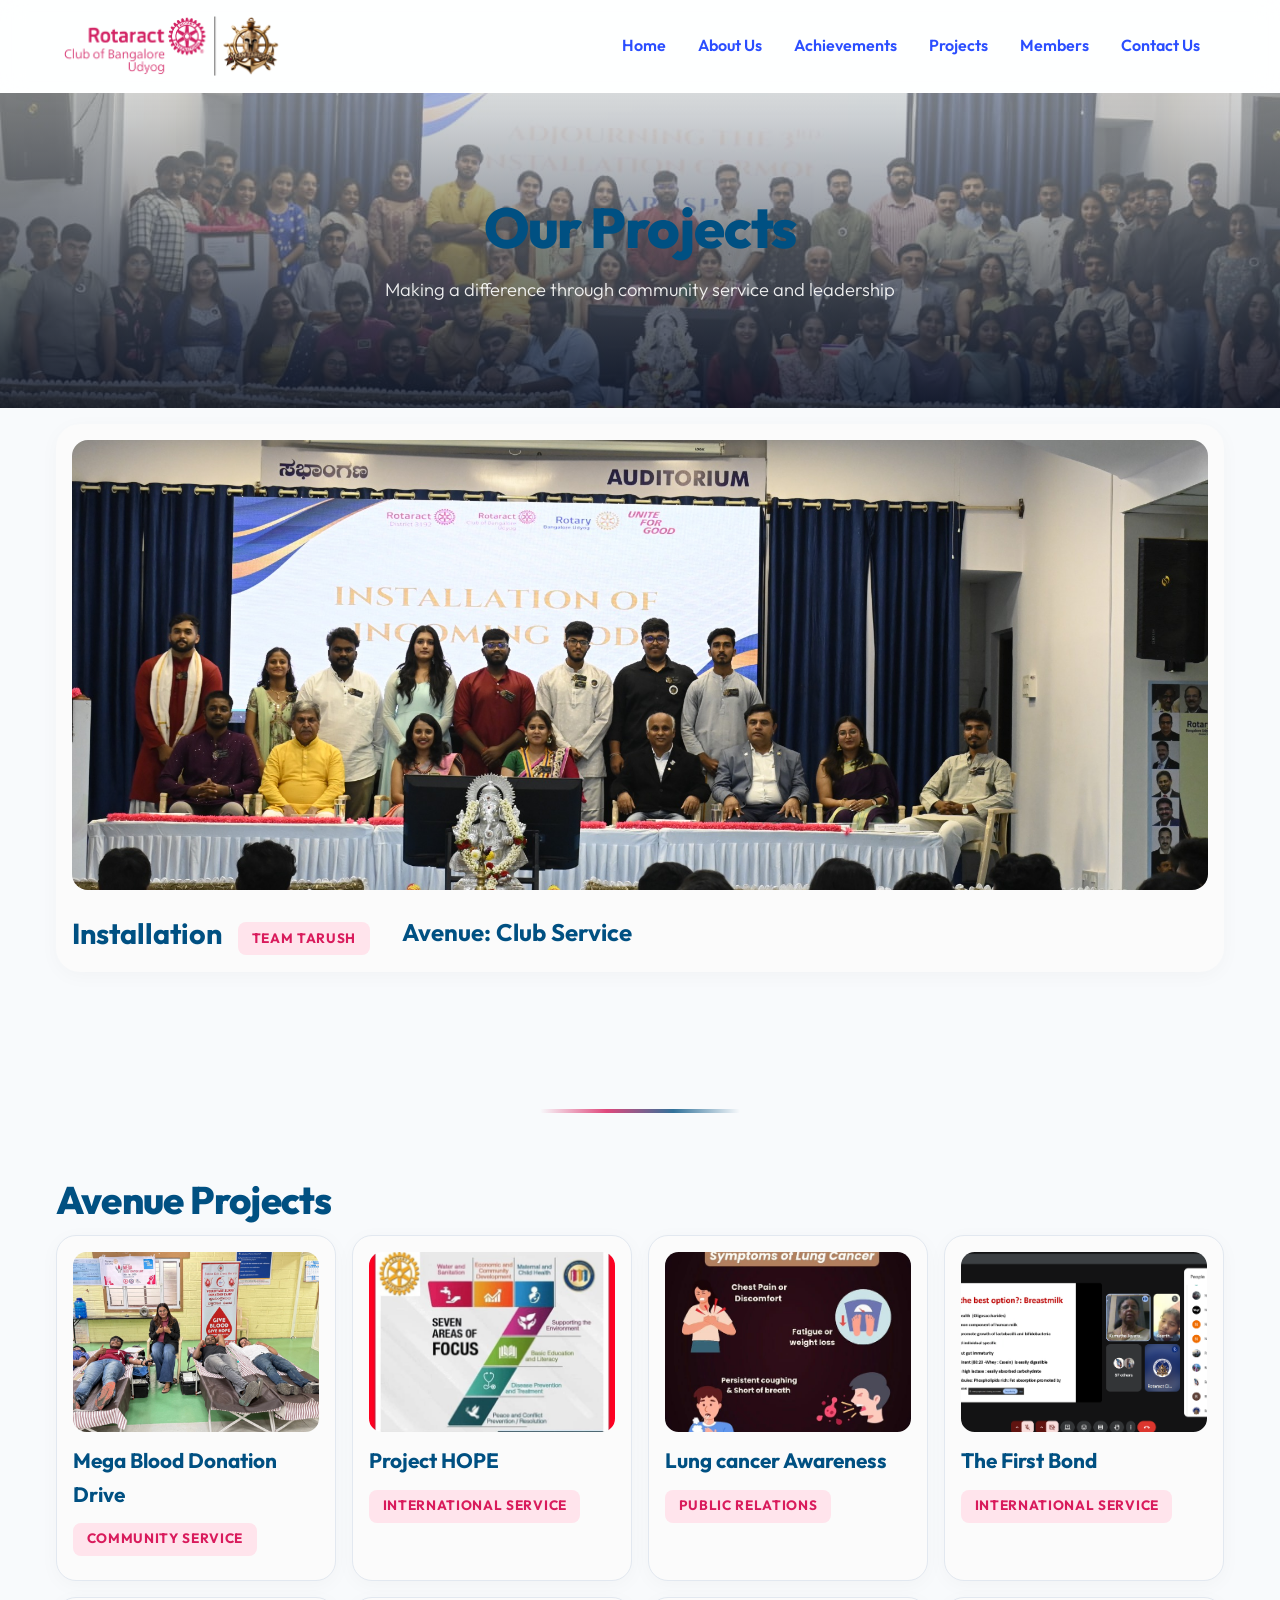
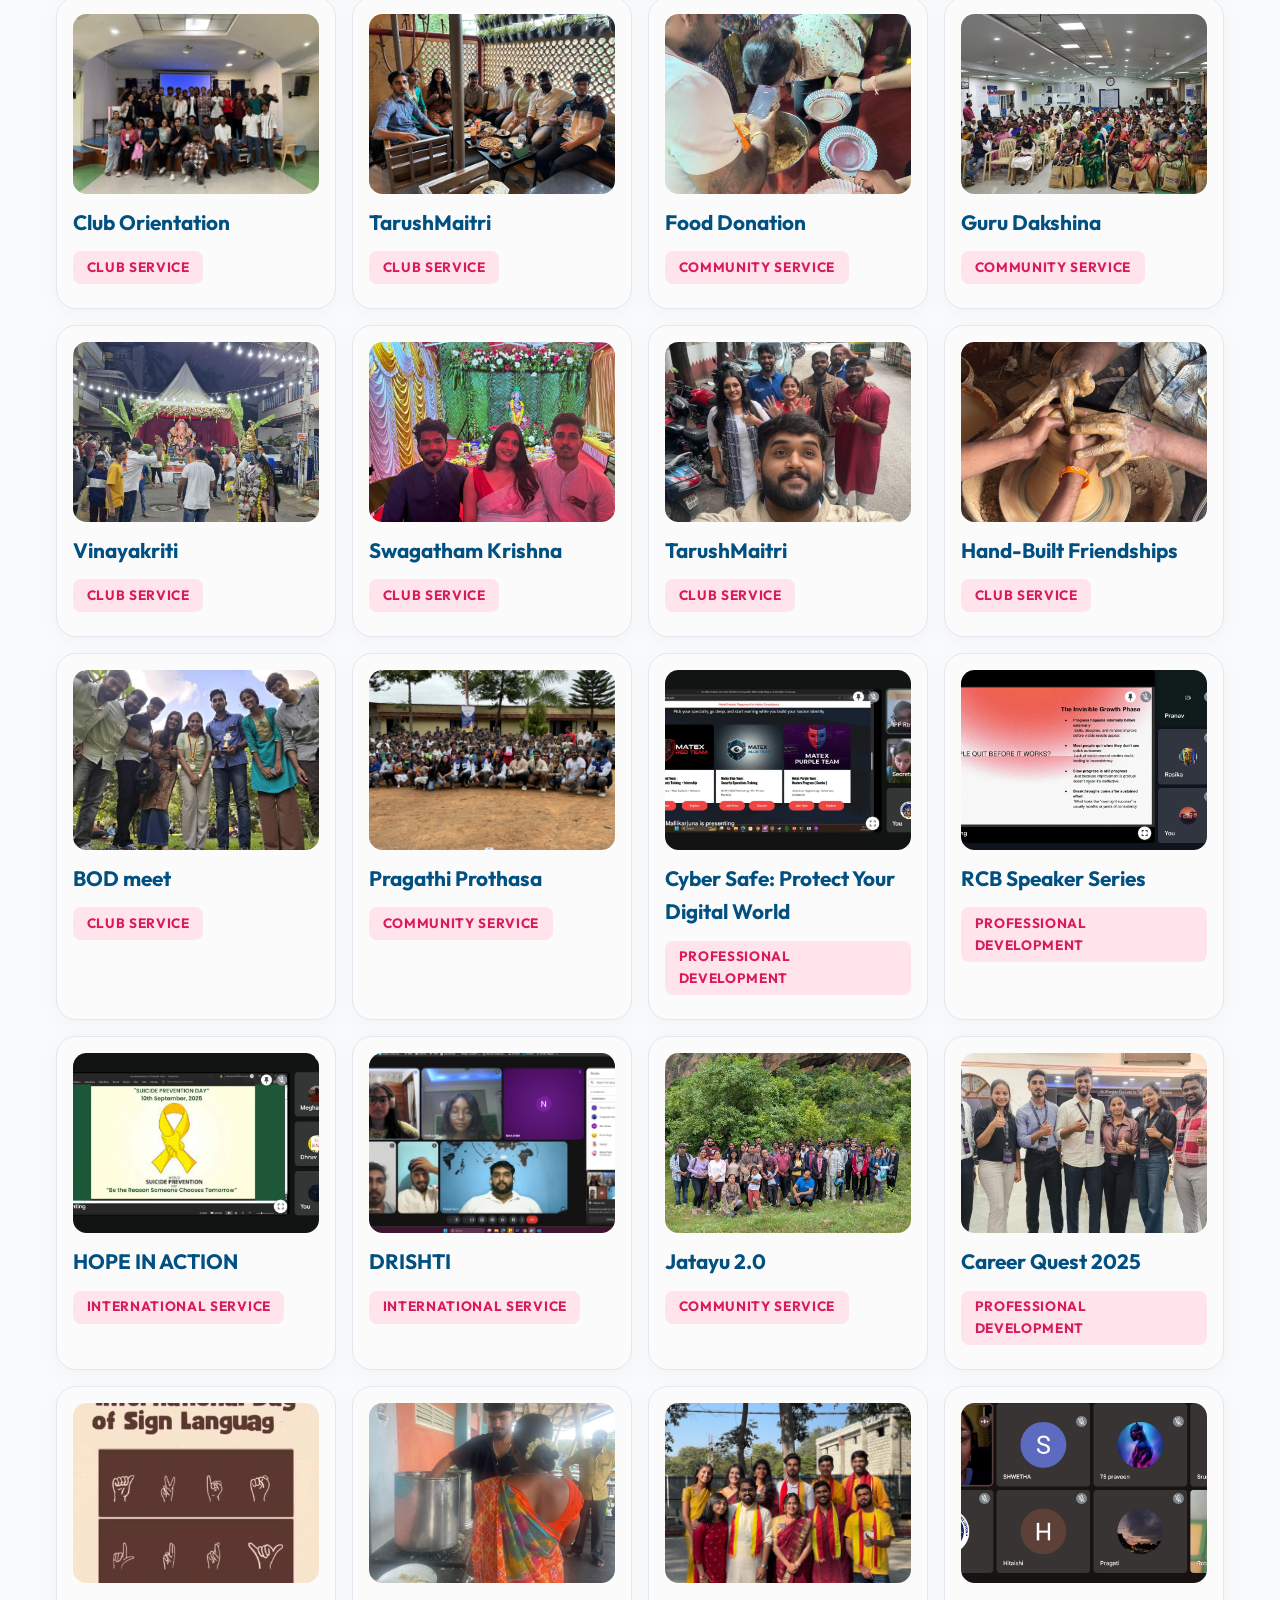
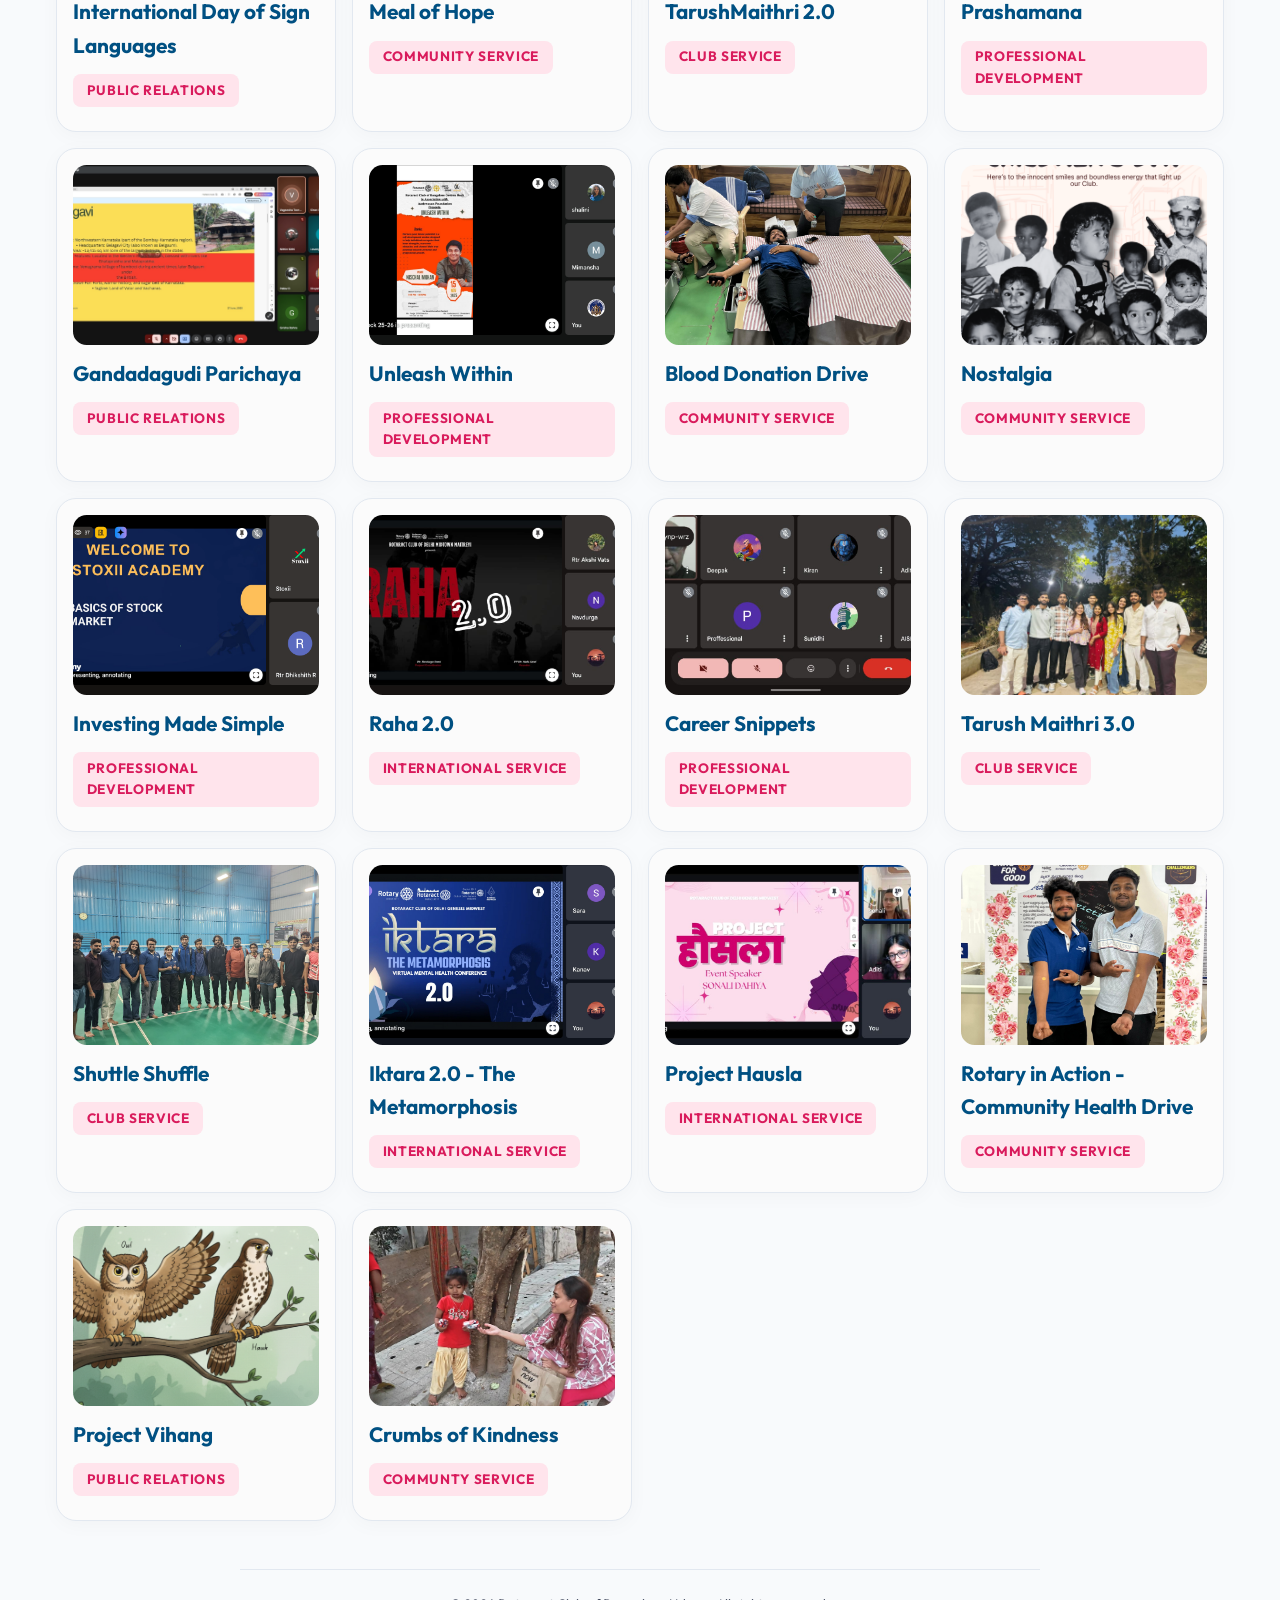
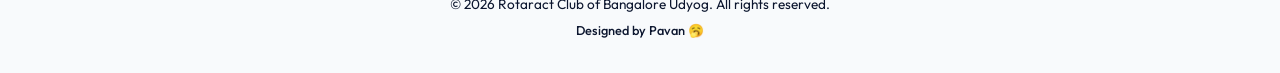
<file: projects.html>
<!DOCTYPE html>
<html lang="en">
<head>
  <meta charset="UTF-8" />
  <meta name="viewport" content="width=device-width, initial-scale=1.0" />
  <title>Projects - Rotaract Club of Bangalore Udyog</title>
  <link rel="stylesheet" href="css/style.css" />
</head>
<body>
  
<header class="site-header">
  <div class="nav container">
    <div class="logo-wrap">
      <a href="index.html"><img loading="lazy" src="assets/logo.png" alt="Rotaract Club Logo" class="logo" /></a>
      
    </div>
    <div class="menu-toggle" id="mobile-menu-btn">☰</div>
    <nav class="menu" id="nav-menu">
      <a href="index.html">Home</a>
      <a href="about.html">About Us</a>
      <a href="achievements.html">Achievements</a>
      <a href="projects.html">Projects</a>
      <a href="members.html">Members</a>
      <a href="contact.html">Contact Us</a>
    </nav>
  </div>
</header>

<section class="hero" style="min-height:35vh">
  <div class="content">
    <h1 class="title">Our Projects</h1>
    <p class="subtitle">Making a difference through community service and leadership</p>
  </div>
</section>

<section class="container projects">
    <div class="installation-banner">
      <img loading="lazy" src="assets/bg.jpg" alt="Installation Image">
      <h3>Installation <span class="tag">Team Tarush</span><br>
        <small>Avenue: Club Service</small></h3>
    </div><br>

    
    
    <div class="section-wave"></div>

    <h2>Avenue Projects</h2>
    <div class="grid grid-3">
      <div class="card">
        <img loading="lazy" src="assets/projects monthly/blood4.jpg" alt="Project Image" style="width:100%;height:60%;border-radius:.7rem"/>
        <h3>Mega Blood Donation Drive <br><span class="tag">Community Service</span></h3>
      </div>
      <div class="card">
        <img loading="lazy" src="assets/projects monthly/projecthope.jpg" alt="Project Image" style="width:100%;height:60%;border-radius:.7rem"/>
        <h3>Project HOPE <br><span class="tag">International Service</span></h3>
      </div>
      <div class="card">
        <img loading="lazy" src="assets/projects monthly/l2.jpg" alt="Project Image" style="width:100%;height:60%;border-radius:.7rem"/>
        <h3>Lung cancer Awareness <br><span class="tag">Public relations</span></h3>
      </div>
      <div class="card">
        <img loading="lazy" src="assets/projects monthly/breastfed.png" alt="Project Image" style="width:100%;height:60%;border-radius:.7rem"/>
        <h3>The First Bond<br><span class="tag">International Service</span></h3>
      </div>
      <div class="card">
        <img loading="lazy" src="assets/projects monthly/o1.jpg" alt="Project Image" style="width:100%;height:60%;border-radius:.7rem"/>
        <h3> Club Orientation <br><span class="tag">Club Service</span></h3>
      </div>
       <div class="card">
        <img loading="lazy" src="assets/projects monthly/bondify.jpg" alt="Project Image" style="width:100%;height:60%;border-radius:.7rem"/>
        <h3>TarushMaitri <br><span class="tag">Club Service</span></h3>
      </div>
       <div class="card">
        <img loading="lazy" src="assets/projects monthly/food donation.jpg" alt="Project Image" style="width:80%;height:60%;border-radius:.7rem"/>
        <h3>Food Donation <br><span class="tag">Community Service</span></h3>
      </div>
       <div class="card">
        <img loading="lazy" src="assets/projects monthly/honoring.jpg" alt="Project Image" style="width:100%;height:60%;border-radius:.7rem"/>
        <h3>Guru Dakshina<br> <span class="tag">Community Service</span></h3>
      </div>
       <div class="card">
        <img loading="lazy" src="assets/projects monthly/ganesha.jpg" alt="Project Image" style="width:100%;height:60%;border-radius:.7rem"/>
        <h3>Vinayakriti<br><span class="tag">Club Service</span></h3>
      </div>
       <div class="card">
        <img loading="lazy" src="assets/projects monthly/janmastmi.jpg" alt="Project Image" style="width:100%;height:60%;border-radius:.7rem"/>
        <h3> Swagatham Krishna <br><span class="tag">Club Service</span></h3>
      </div>
       <div class="card">
        <img loading="lazy" src="assets/projects monthly/taru1.jpeg" alt="Project Image" style="width:100%;height:60%;border-radius:.7rem"/>
        <h3>TarushMaitri <br><span class="tag">Club Service</span></h3>
      </div>
       <div class="card">
        <img loading="lazy" src="assets/projects monthly/pottery.jpg" alt="Project Image" style="width:100%;height:60%;border-radius:.7rem"/>
        <h3>Hand-Built Friendships <br><span class="tag">Club Service</span></h3>
      </div>
       <div class="card">
        <img loading="lazy" src="assets/projects monthly/bod2.jpg" alt="Project Image" style="width:100%;height:50%;border-radius:.7rem"/>
        <h3>BOD meet<br><span class="tag">Club Service</span></h3>
      </div>
       <div class="card">
        <img loading="lazy" src="assets/projects monthly/pp1.png" alt="Project Image" style="width:100%;height:60%;border-radius:.7rem"/>
        <h3>Pragathi Prothasa<br><span class="tag">Community Service</span></h3>
      </div>
       <div class="card">
        <img loading="lazy" src="assets/projects monthly/cybersafe.jpg" alt="Project Image" style="width:100%;height:60%;border-radius:.7rem"/>
        <h3>Cyber Safe: Protect Your Digital World <br><span class="tag">Professional Development</span></h3>
      </div>
       <div class="card">
        <img loading="lazy" src="assets/projects monthly/speakerseries7.0.jpg" alt="Project Image" style="width:100%;height:60%;border-radius:.7rem"/>
        <h3>RCB Speaker Series<br><span class="tag">Professional Development</span></h3>
      </div>
       <div class="card">
        <img loading="lazy" src="assets/projects monthly/hopeinnn.jpg" alt="Project Image" style="width:100%;height:60%;border-radius:.7rem"/>
        <h3>HOPE IN ACTION<br><span class="tag">International Service</span></h3>
      </div>
       <div class="card">
        <img loading="lazy" src="assets/projects monthly/dristhi.jpg" alt="Project Image" style="width:100%;height:60%;border-radius:.7rem"/>
        <h3>DRISHTI <br><span class="tag">International Service</span></h3>
      </div>
       <div class="card">
        <img loading="lazy" src="assets/projects monthly/jatayu2.0.jpg" alt="Project Image" style="width:100%;height:60%;border-radius:.7rem"/>
        <h3>Jatayu 2.0<br> <span class="tag">Community Service</span></h3>
      </div>
      <div class="card">
        <img loading="lazy" src="assets/projects monthly/carrierquest2.jpg" alt="Project Image" style="width:100%;height:60%;border-radius:.7rem"/>
        <h3>Career Quest 2025<br><span class="tag">Professional Development</span></h3>
      </div>

      <div class="card">
        <img loading="lazy" src="assets/projects monthly/signlanguage.jpg" alt="Project Image" style="width:100%;height:60%;border-radius:.7rem"/>
        <h3>International Day of Sign Languages<br><span class="tag">Public Relations</span></h3>
      </div>
      <div class="card">
        <img loading="lazy" src="assets/projects monthly/meal of hope.jpg" alt="Project Image" style="width:100%;height:60%;border-radius:.7rem"/>
        <h3>Meal of Hope<br><span class="tag">Community Service</span></h3>
      </div>

      <div class="card">
        <img loading="lazy" src="assets/projects monthly/tarush.jpeg" alt="Project Image" style="width:100%;height:60%;border-radius:.7rem"/>
        <h3>TarushMaithri 2.0<br><span class="tag">Club Service</span></h3>
      </div>
      <div class="card">
        <img loading="lazy" src="assets/projects monthly/prashmana.jpeg" alt="Project Image" style="width:100%;height:60%;border-radius:.7rem"/>
        <h3>Prashamana<br><span class="tag">Professional Development</span></h3>
      </div>
      <div class="card">
        <img loading="lazy" src="assets/projects monthly/gagdadagudi.jpeg" alt="Project Image" style="width:100%;height:60%;border-radius:.7rem"/>
        <h3>Gandadagudi Parichaya<br><span class="tag">Public Relations</span></h3>
      </div>
      <div class="card">
        <img loading="lazy" src="assets/projects monthly/unleashwithin.jpg" alt="Project Image" style="width:100%;height:60%;border-radius:.7rem"/>
        <h3>Unleash Within<br><span class="tag">Professional Development</span></h3>
      </div>
      <div class="card">
        <img loading="lazy" src="assets/projects monthly/blood donation.jpeg" alt="Project Image" style="width:100%;height:60%;border-radius:.7rem"/>
        <h3>Blood Donation Drive<br><span class="tag">Community Service</span></h3>
      </div>
      <div class="card">
        <img loading="lazy" src="assets/projects monthly/nostaligia.png" alt="Project Image" style="width:100%;height:60%;border-radius:.7rem"/>
        <h3>Nostalgia <br><span class="tag">Community Service</span></h3>
      </div>
      <div class="card">
        <img loading="lazy" src="assets/projects monthly/investingmadesimple.png" alt="Project Image" style="width:100%;height:60%;border-radius:.7rem"/>
        <h3>Investing Made Simple<br><span class="tag">professional Development</span></h3>
      </div>
      <div class="card">
        <img loading="lazy" src="assets/projects monthly/raha2.0.jpg" alt="Project Image" style="width:100%;height:60%;border-radius:.7rem"/>
        <h3>Raha 2.0<br><span class="tag">International Service</span></h3>
      </div>
      <div class="card">
        <img loading="lazy" src="assets/projects monthly/carriersnippet.jpg" alt="Project Image" style="width:100%;height:60%;border-radius:.7rem"/>
        <h3>Career Snippets<br><span class="tag">professional Development</span></h3>
      </div>
      <div class="card">
        <img loading="lazy" src="assets/projects monthly/tarushmythri2,0.jpg" alt="Project Image" style="width:100%;height:60%;border-radius:.7rem"/>
        <h3>Tarush Maithri 3.0<br><span class="tag">Club Service</span></h3>
      </div>
      <div class="card">
        <img loading="lazy" src="assets/projects monthly/shuttleshuffle.jpg" alt="Project Image" style="width:100%;height:60%;border-radius:.7rem"/>
        <h3>Shuttle Shuffle<br><span class="tag">Club Service</span></h3>
      </div>
      <div class="card">
        <img loading="lazy" src="assets/projects monthly/iktara.jpg" alt="Project Image" style="width:100%;height:60%;border-radius:.7rem"/>
        <h3>Iktara 2.0 - The Metamorphosis<br><span class="tag">International Service</span></h3>
      </div>
      <div class="card">
        <img loading="lazy" src="assets/projects monthly/project hausla.jpeg" alt="Project Image" style="width:100%;height:60%;border-radius:.7rem"/>
        <h3>Project Hausla<br><span class="tag">International Service</span></h3>
      </div>
      <div class="card">
        <img loading="lazy" src="assets/projects monthly/rotary in action.jpeg" alt="Project Image" style="width:100%;height:60%;border-radius:.7rem"/>
        <h3>Rotary in Action - Community Health Drive<br><span class="tag">Community Service</span></h3>
      </div>
      <div class="card">
        <img loading="lazy" src="assets/projects monthly/project vihang.png" alt="Project Image" style="width:100%;height:60%;border-radius:.7rem"/>
        <h3>Project Vihang<br><span class="tag">Public Relations</span></h3>
      </div>
      
      <div class="card">
        <img loading="lazy" src="assets/projects monthly/crumbs of kindness.jpg" alt="Project Image" style="width:100%;height:60%;border-radius:.7rem"/>
        <h3>Crumbs of Kindness<br><span class="tag">Communty Service</span></h3>
      </div>
      
      
    </div>
  </section>
  

  <footer class="footer" style="margin-top: 2rem; border-top: none; background: transparent; padding-bottom: 2rem;">
    <div style="text-align: center; padding: 1.5rem 1rem 0; border-top: 1px solid var(--border-color); color: var(--text-muted); max-width: 800px; margin: 0 auto;">
      <p style="margin: 0; font-size: 0.85rem;">&copy; 2026 Rotaract Club of Bangalore Udyog. All rights reserved.</p>
      <p style="margin: 0.25rem 0 0; font-size: 0.8rem; font-weight: 500;">Designed by Pavan 🥱</p>
    </div>
  </footer>
  <script src="js/script.js"></script>
</body>
</html>
</file>
<file: css/style.css>
@import url('https://fonts.googleapis.com/css2?family=Outfit:wght@300;400;500;600;700;800&display=swap');

:root {
  --rotaract-cranberry: #D91B5C;
  --rotaract-navy: #005082;
  --light-bg: #F8FAFC;
  --surface-color: #fbfbfb;
  --text-main: #0c162f;
  --text-muted:president#b1bbca;
  --border-color: #E2E8F0;
  --shadow-soft: 0 4px 20px rgba(0, 0, 0, 0.03);
  --shadow-hover: 0 12px 30px rgba(217, 27, 92, 0.12);
}

* {
  box-sizing: border-box;
}

html, body {
  margin: 0;
  padding: 0;
  font-family: 'Outfit', system-ui, -apple-system, sans-serif;
  background: var(--light-bg);
  color: var(--text-main);
  overflow-x: hidden;
  width: 100%;
  line-height: 1.6;
}

/* Layering fix */
header.site-header, .container, .footer { position: relative; z-index: 10; }

a { color: var(--rotaract-cranberry); text-decoration: none; transition: color 0.3s ease; }
a:hover { color: var(--rotaract-navy); }

.container { max-width: 1200px; margin: 0 auto; padding: 1rem; }

/* HEADER & NAVBAR */
header.site-header {
  position: sticky;
  top: 0;
  background: rgba(255, 255, 255, 0.85);
  backdrop-filter: blur(12px);
  -webkit-backdrop-filter: blur(12px);
  border-bottom: 1px solid rgba(255,255,255,0.3);
  box-shadow: 0 4px 30px rgba(0, 0, 0, 0.03);
  z-index: 50;
  transition: all 0.3s ease;
}

.nav {
  display: flex;
  align-items: center;
  justify-content: space-between;
  padding: 1rem 1.5rem;
}

.logo-wrap {
  display: flex;
  align-items: center;
  gap: 0.25rem;
  flex-direction: column;
}

.logo { height: 60px; width: auto; display: block; }
.brand { font-weight: 800; font-size: 1.4rem; color: var(--rotaract-navy); letter-spacing: -0.02em; line-height: 1.1; }

.menu {
  display: flex;
  align-items: center;
  flex-wrap: nowrap;
}
.menu a {
  margin: 0 1rem;
  font-weight: 600;
  color: #2b4eff;
  position: relative;
  font-size: 1rem;
  white-space: nowrap;
}

.menu a::after {
  content: '';
  position: absolute;
  width: 0; height: 2px;
  bottom: -4px; left: 0;
  background-color: var(--rotaract-cranberry);
  transition: width 0.3s ease;
}
.menu a:hover::after { width: 100%; }
.menu a:hover { color: var(--rotaract-cranberry); text-decoration: none; }

/* HERO SECTION */
.hero {
  position: relative;
  min-height: 40vh;
  display: flex;
  align-items: center;
  justify-content: center;
  text-align: center;
  overflow: hidden;
  padding: 2rem 1rem;
}

.hero::before {
  content: "";
  position: absolute; inset: 0;
  background-image: url('/assets/bgfinal.jpeg');
  background-size: cover; 
  background-position: center 50%;
  background-color: transparent;
}
.hero::after {
  content: "";
  position: absolute; inset: 0;
  background: linear-gradient(180deg, rgba(195, 199, 202, 0.6) 0%, rgba(15,23,42,0.85) 100%);
  z-index: 1;
}

.hero > .content {
  position: relative;
  z-index: 2;
  color: white;
  max-width: 800px;
  width: 90%;
  padding: 0 1rem;
  display: flex;
  flex-direction: column;
  align-items: center;
  gap: 1rem;
}

h1.title {
  font-size: clamp(2rem, 5vw, 3.5rem);
  font-weight: 800;
  line-height: 1.1;
  margin: 0;
  letter-spacing: -0.02em;
  text-shadow: 0 10px 30px rgba(0,0,0,0.15);
  white-space: normal;
}

.subtitle {
  font-size: clamp(1rem, 2vw, 1.15rem);
  font-weight: 300;
  opacity: 0.9;
  line-height: 1.6;
  margin: 0;
  white-space: normal;
}

.badge {
  display: inline-flex;
  align-items: center;
  gap: 0.5rem;
  padding: 0.5rem 1rem;
  border-radius: 99px;
  background: rgba(255,255,255,0.15);
  backdrop-filter: blur(10px);
  color: white;
  border: 1px solid rgba(255,255,255,0.3);
  font-weight: 500;
  font-size: 0.95rem;
  letter-spacing: 0.05em;
  text-transform: uppercase;
}

.button {
  display: inline-block;
  background: var(--rotaract-cranberry);
  background: linear-gradient(135deg, var(--rotaract-cranberry) 0%, #ff3b7c 100%);
  color: white;
  padding: 1rem 2.5rem;
  border-radius: 999px;
  font-weight: 700;
  font-size: 1.1rem;
  box-shadow: 0 10px 20px rgba(217, 27, 92, 0.3);
  transition: all 0.3s cubic-bezier(0.4, 0, 0.2, 1);
  border: none;
  cursor: pointer;
}
.button:hover {
  transform: translateY(-3px);
  box-shadow: 0 15px 25px rgba(217, 27, 92, 0.4);
  color: white;
  text-decoration: none;
}

/* GRIDS & CARDS */
.grid { display: grid; gap: 1rem; }
.grid-3 { grid-template-columns: repeat(auto-fit, minmax(280px, 1fr)); }

.card {
  background: var(--surface-color);
  border-radius: 1.25rem;
  padding: 1rem;
  box-shadow: var(--shadow-soft);
  border: 1px solid var(--border-color);
  display: flex;
  flex-direction: column;
  height: 100%;
  transition: all 0.4s cubic-bezier(0.16, 1, 0.3, 1);
}
.card:hover {
  transform: translateY(-8px);
  box-shadow: var(--shadow-hover);
  border-color: rgba(217, 27, 92, 0.2);
}

.projects .card { padding: 1rem; }
.projects .card img {
  width: 100% !important;
  height: 180px !important;
  object-fit: cover !important;
  border-radius: 0.85rem !important;
  margin-bottom: 0.75rem;
  transition: transform 0.4s ease;
}
.projects .card:hover img { transform: scale(1.02); }
.projects .card h3 {
  margin: 0 0 0.5rem 0;
  font-size: 1.3rem;
  font-weight: 700;
  color: var(--rotaract-navy);
}
.projects .tag {
  display: inline-block;
  padding: 0.35rem 0.85rem;
  border-radius: 0.5rem;
  background: #FFE4EC;
  color: var(--rotaract-cranberry);
  font-size: 0.85rem;
  font-weight: 700;
  margin-top: 0.75rem;
  text-transform: uppercase;
  letter-spacing: 0.05em;
}

.round {
  width: 160px;
  height: 160px;
  border-radius: 50%;
  overflow: hidden;
  margin: 0.5rem auto 1rem;
  border: 4px solid var(--surface-color);
  box-shadow: 0 10px 25px rgba(0,0,0,0.1);
  background: var(--light-bg);
  flex-shrink: 0;
}
.round img {
  width: 100%;
  height: 100%;
  object-fit: cover;
  transition: transform 0.4s ease;
}
.card:hover .round img { transform: scale(1.1); }
.card h3 { font-size: 1.3rem; margin: 0; color: var(--rotaract-navy); font-weight: 700; }
.card small { font-size: 0.95rem; color: var(--text-muted); font-weight: 500; margin-top: 0.25rem; }

/* MISC SECTIONS */
.section-wave {
  position: relative;
  margin: 4rem auto;
  height: 4px;
  width: 100%;
  max-width: 200px;
  background: linear-gradient(90deg, transparent, var(--rotaract-cranberry), var(--rotaract-navy), transparent);
  border-radius: 4px;
  opacity: 0.8;
}

.installation-banner {
  position: relative;
  border-radius: 1.5rem;
  overflow: hidden;
  box-shadow: var(--shadow-soft);
  margin-bottom: 3rem;
  background: var(--surface-color);
  padding: 1rem;
}
.installation-banner img {
  width: 100%;
  height: 450px;
  object-fit: cover;
  border-radius: 1rem;
  margin-bottom: 0.75rem;
}
.installation-banner h3 {
  font-size: 1.8rem;
  color: var(--rotaract-navy);
  margin: 0;
  display: flex;
  flex-wrap: wrap;
  align-items: center;
  gap: 1rem;
}

/* FOOTER */
.footer {
  background: var(--surface-color);
  border-top: 1px solid var(--border-color);
  margin-top: 4rem;
  width: 100%;
}

.footer .cols {
  display: grid;
  grid-template-columns: repeat(auto-fit, minmax(280px, 1fr));
  gap: 3rem;
  padding: 4rem 1.5rem;
}

.footer h3 {
  font-size: 1.25rem;
  color: var(--rotaract-navy);
  margin-bottom: 0.75rem;
  font-weight: 700;
}

.footer p { margin: 0.75rem 0; color: var(--text-muted); font-weight: 400; }
.footer a { color: var(--text-muted); font-weight: 500; transition: color 0.3s; }
.footer a:hover { color: var(--rotaract-cranberry); }

/* MARQUEE REPLACEMENT */
.marquee-wrapper {
  overflow: hidden;
  white-space: nowrap;
  width: 100%;
  background: var(--rotaract-navy);
  color: #fff;
  padding: 0.75rem 0;
  display: flex;
}
.ticker-content {
  display: inline-block;
  white-space: nowrap;
  padding-left: 100%;
  animation: ticker 20s linear infinite;
  font-weight: 600;
  font-size: 0.95rem;
  letter-spacing: 0.05em;
  text-transform: uppercase;
}
@keyframes ticker {
  0% { transform: translateX(0); }
  100% { transform: translateX(-100%); }
}

/* MOBILE RESPONSIVE NAV */
.menu-toggle {
  display: none;
  font-size: 2rem;
  cursor: pointer;
  color: var(--rotaract-navy);
  user-select: none;
  padding: 0.5rem;
}

@media (max-width: 768px) {
  .logo-wrap { flex-direction: column; align-items: flex-start; }
  .logo { height: 45px; }
  .brand { font-size: 1.1rem; }
  
  .menu-toggle { display: block; position: absolute; right: 1rem; top: 1.5rem; }
  
  .menu {
    display: none;
    flex-direction: column;
    width: 100%;
    background: var(--surface-color);
    position: absolute;
    top: 100%; left: 0;
    padding: 1rem;
    box-shadow: 0 10px 20px rgba(0,0,0,0.05);
    border-bottom: 1px solid var(--border-color);
    gap: 1.25rem;
  }
  .menu.active { display: flex; }
  .menu a { margin: 0; font-size: 1.1rem; border-bottom: 1px solid var(--border-color); padding-bottom: 0.5rem; }
  .menu a::after { display: none; }
}

/* TYPOGRAPHY GLOBALS */
h1, h2 { color: var(--rotaract-navy); line-height: 1.2; letter-spacing: -0.02em; font-weight: 800; }
h1 { font-size: clamp(2rem, 4vw, 3rem); margin-bottom: 0.75rem; }
h2 { font-size: clamp(1.75rem, 3vw, 2.5rem); margin-bottom: 0.75rem; }
p { font-size: 1.05rem; color: var(--text-muted); }
.achievement { text-align: center; }
.achievement strong { display: block; font-size: 1.1rem; color: var(--rotaract-navy); margin-bottom: 0.5rem; }
.trophy { width: 32px; height: 32px; margin-bottom: 1rem; margin-right: 0;}
</file>
